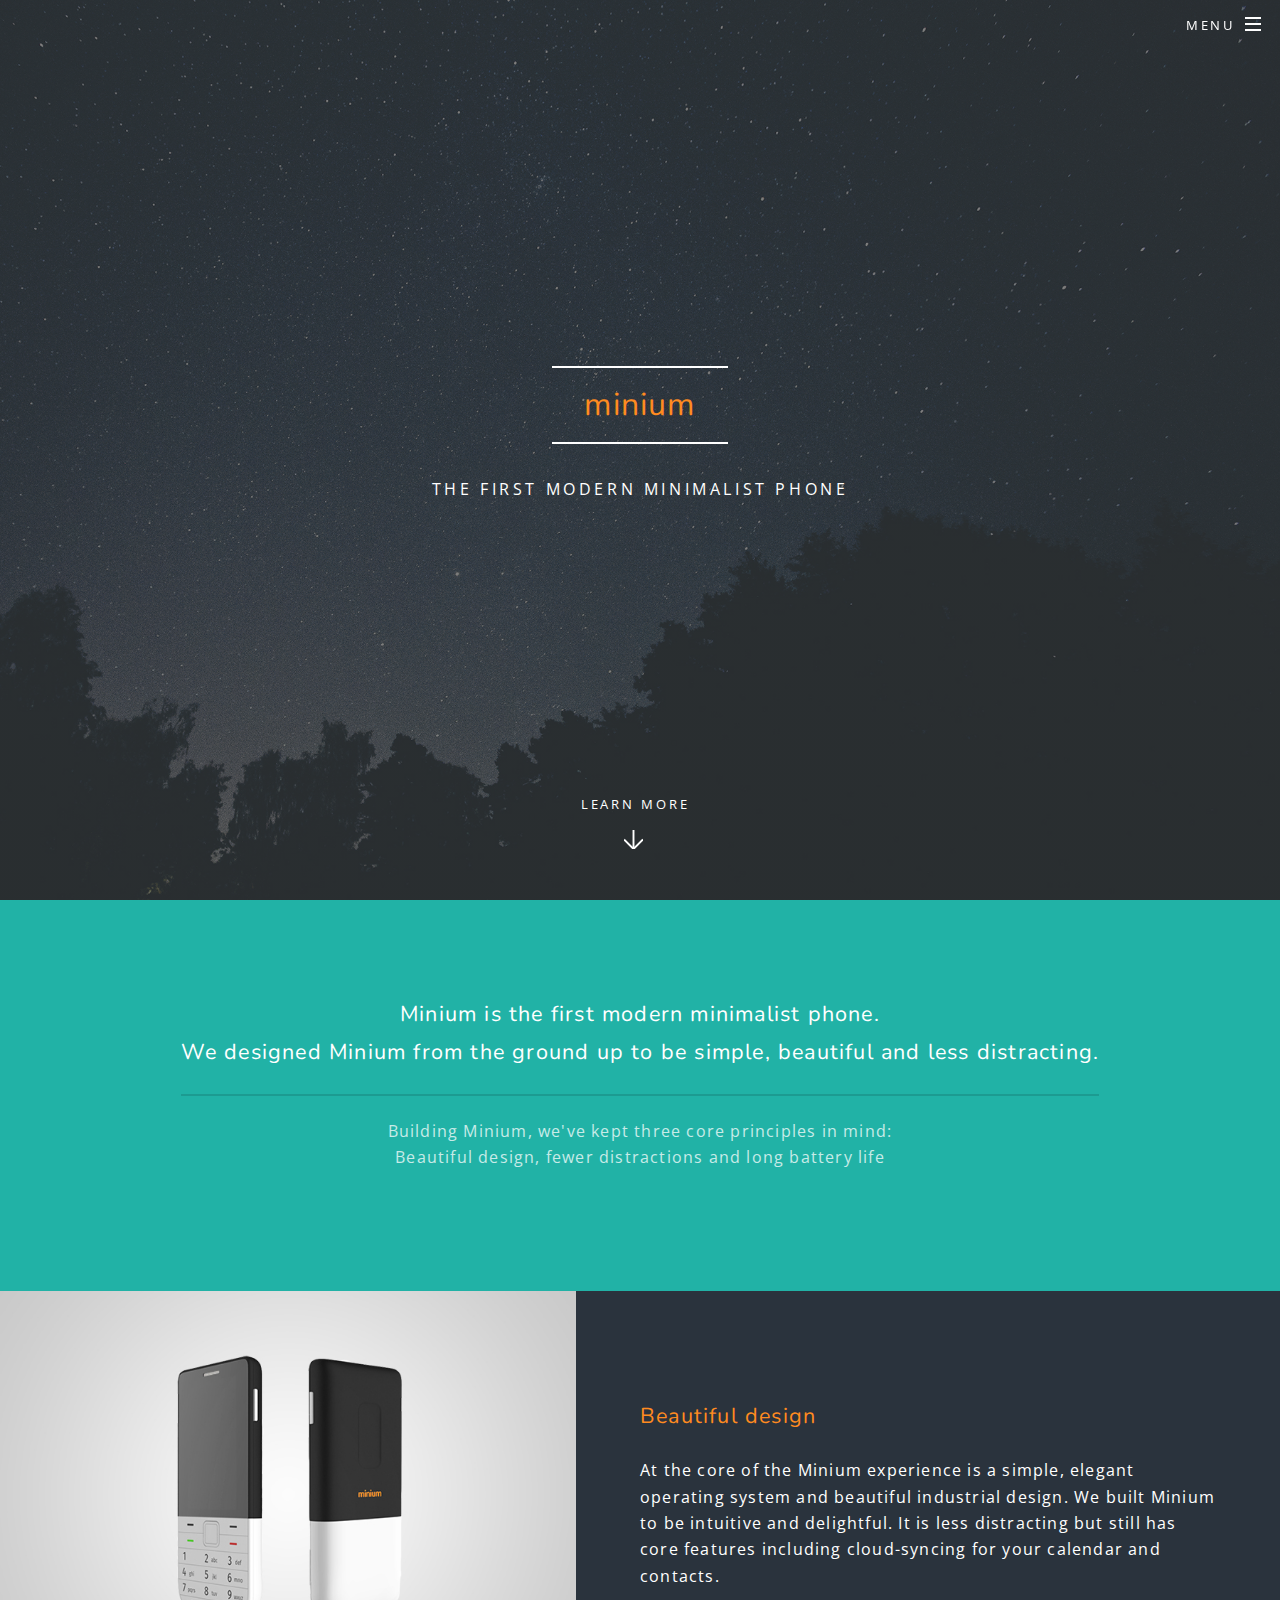
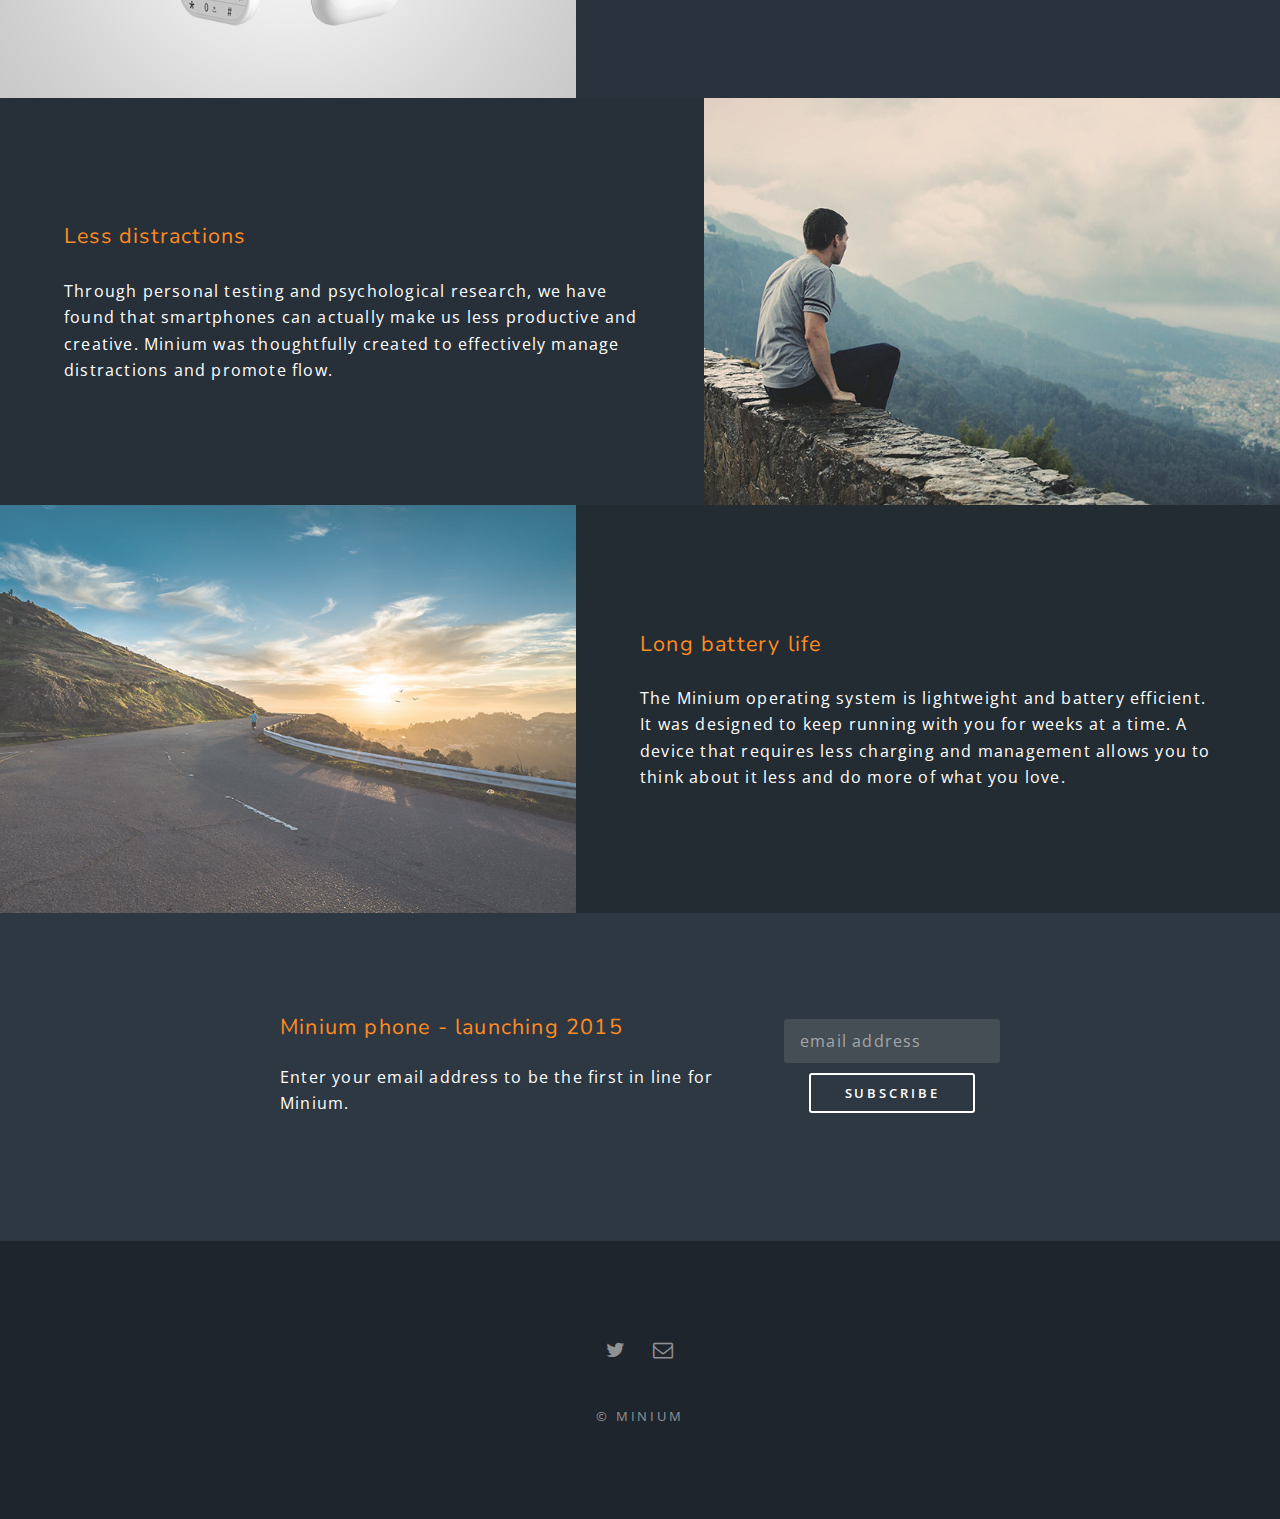
<file: index.html>
<!DOCTYPE HTML>
<html>
	<head>
		<title>Minium | A modern minimalist phone</title>
		<meta charset="utf-8" />
		<meta name="viewport" content="width=device-width, initial-scale=1" />
		<meta name="description" content="" />
		<meta name="keywords" content="" />
		<!--[if lte IE 8]><script src="css/ie/html5shiv.js"></script><![endif]-->
		<link rel="stylesheet" href="css/style.css" />
		<!--[if lte IE 9]><link rel="stylesheet" href="css/ie/v9.css" /><![endif]-->
		<!--[if lte IE 8]><link rel="stylesheet" href="css/ie/v8.css" /><![endif]-->
		<script>
  (function(i,s,o,g,r,a,m){i['GoogleAnalyticsObject']=r;i[r]=i[r]||function(){
  (i[r].q=i[r].q||[]).push(arguments)},i[r].l=1*new Date();a=s.createElement(o),
  m=s.getElementsByTagName(o)[0];a.async=1;a.src=g;m.parentNode.insertBefore(a,m)
  })(window,document,'script','//www.google-analytics.com/analytics.js','ga');

  ga('create', 'UA-56219843-2', 'auto');
  ga('send', 'pageview');

</script>
	</head>
	<body class="landing">

		<!-- Page Wrapper -->
			<div id="page-wrapper">

				<!-- Header -->
					<header id="header" class="alt">
						<h1><a href="index.html">minium</a></h1>
						<nav id="nav">
							<ul>
								<li class="special">
									<a href="#" class="menuToggle"><span>Menu</span></a>
									<div id="menu">
										<ul>
											<li><a href="index.html">Home</a></li>
											<li><a href="https://medium.com/the-minium-blog">Blog</a></li>
										</ul>
									</div>
								</li>
							</ul>
						</nav>
					</header>

				<!-- Banner -->
					<section id="banner">
						<div class="inner">
							<h2>minium</h2>
							<p>The first modern minimalist phone</p>
						</div>
						<a href="#one" class="more scrolly">Learn More</a>
					</section>

				<!-- One -->
					<section id="one" class="wrapper style1 special">
						<div class="inner">
							<header class="major">
								<h2>Minium is the first modern minimalist phone.<br/>
								We designed Minium from the ground up to be simple, beautiful and less distracting.</h2>
								<p>Building Minium, we've kept three core principles in mind:<br />
								Beautiful design, fewer distractions and long battery life</p>
							</header>
						</div>
					</section>

				<!-- Two -->
					<section id="two" class="wrapper alt style2">
						<section class="spotlight">
							<div class="image"><img src="images/pic01.jpg" alt="" /></div><div class="content">
								<h2>Beautiful design</h2>
								<p>At the core of the Minium experience is a simple, elegant operating system and beautiful industrial design. We built Minium to be intuitive and delightful. It is less distracting but still has core features including cloud-syncing for your calendar and contacts.</p>
							</div>
						</section>
						<section class="spotlight">
							<div class="image"><img src="images/pic02.jpg" alt="" /></div><div class="content">
								<h2>Less distractions</h2>
								<p>Through personal testing and psychological research, we have found that smartphones can actually make us less productive and creative. Minium was thoughtfully created to effectively manage distractions and promote flow.</p>
							</div>
						</section>
						<section class="spotlight">
							<div class="image"><img src="images/pic03.jpg" alt="" /></div><div class="content">
								<h2>Long battery life</h2>
								<p>The Minium operating system is lightweight and battery efficient. It was designed to keep running with you for weeks at a time. A device that requires less charging and management allows you to think about it less and do more of what you love.</p>
							</div>
						</section>
					</section>
				<!-- CTA -->
					<section id="cta" class="wrapper style4">
						<div class="inner">
							<header>
								<h2>Minium phone - launching 2015</h2>
								<p>Enter your email address to be the first in line for Minium.</p>
							</header>
							<ul class="actions vertical">
							<!-- Begin MailChimp Signup Form -->
<link href="//cdn-images.mailchimp.com/embedcode/classic-081711.css" rel="stylesheet" type="text/css">
<div id="mc_embed_signup">
<form action="//miniumphone.us8.list-manage.com/subscribe/post?u=d4d45072db7e95b1b7ae47ec8&amp;id=0ac495dfe1" method="post" id="mc-embedded-subscribe-form" name="mc-embedded-subscribe-form" class="validate" target="_blank" novalidate>
    <div id="mc_embed_signup_scroll">
	
<div class="mc-field-group" style="padding-top: 10px;">
	<input type="email" placeholder="email address" value="" name="EMAIL" class="required email" id="mce-EMAIL">
</div>
	<div id="mce-responses" class="clear">
		<div class="response" id="mce-error-response" style="display:none"></div>
		<div class="response" id="mce-success-response" style="display:none"></div>
	</div>    <!-- real people should not fill this in and expect good things - do not remove this or risk form bot signups-->
    <div style="position: absolute; left: -5000px;"><input type="text" name="b_d4d45072db7e95b1b7ae47ec8_0ac495dfe1" tabindex="-1" value=""></div>
        <center><div class="clear" style="padding-top: 10px;"><input type="submit" value="Subscribe" name="subscribe" id="mc-embedded-subscribe" class="button"></div></center>
    </div>
</form>
</div>
<script type='text/javascript' src='//s3.amazonaws.com/downloads.mailchimp.com/js/mc-validate.js'></script><script type='text/javascript'>(function($) {window.fnames = new Array(); window.ftypes = new Array();fnames[0]='EMAIL';ftypes[0]='email';fnames[1]='FNAME';ftypes[1]='text';}(jQuery));var $mcj = jQuery.noConflict(true);</script>
<!--End mc_embed_signup-->
							</ul>
						</div>
					</section>

				<!-- Footer -->
					<footer id="footer">
						<ul class="icons">
							<li><a href="https://twitter.com/miniumphone" class="icon fa-twitter"><span class="label">Twitter</span></a></li>
							<li><a href="mailto:info@miniumphone.com" class="icon fa-envelope-o"><span class="label">Email</span></a></li>
						</ul>
						<ul class="copyright">
							<li>&copy; Minium</li>
						</ul>
					</footer>

			</div>

		<!-- Scripts -->
			<script src="js/jquery.min.js"></script>
			<script src="js/jquery.scrollex.min.js"></script>
			<script src="js/jquery.scrolly.min.js"></script>
			<script src="js/skel.min.js"></script>
			<script src="js/init.js"></script>

	</body>
</html>
</file>
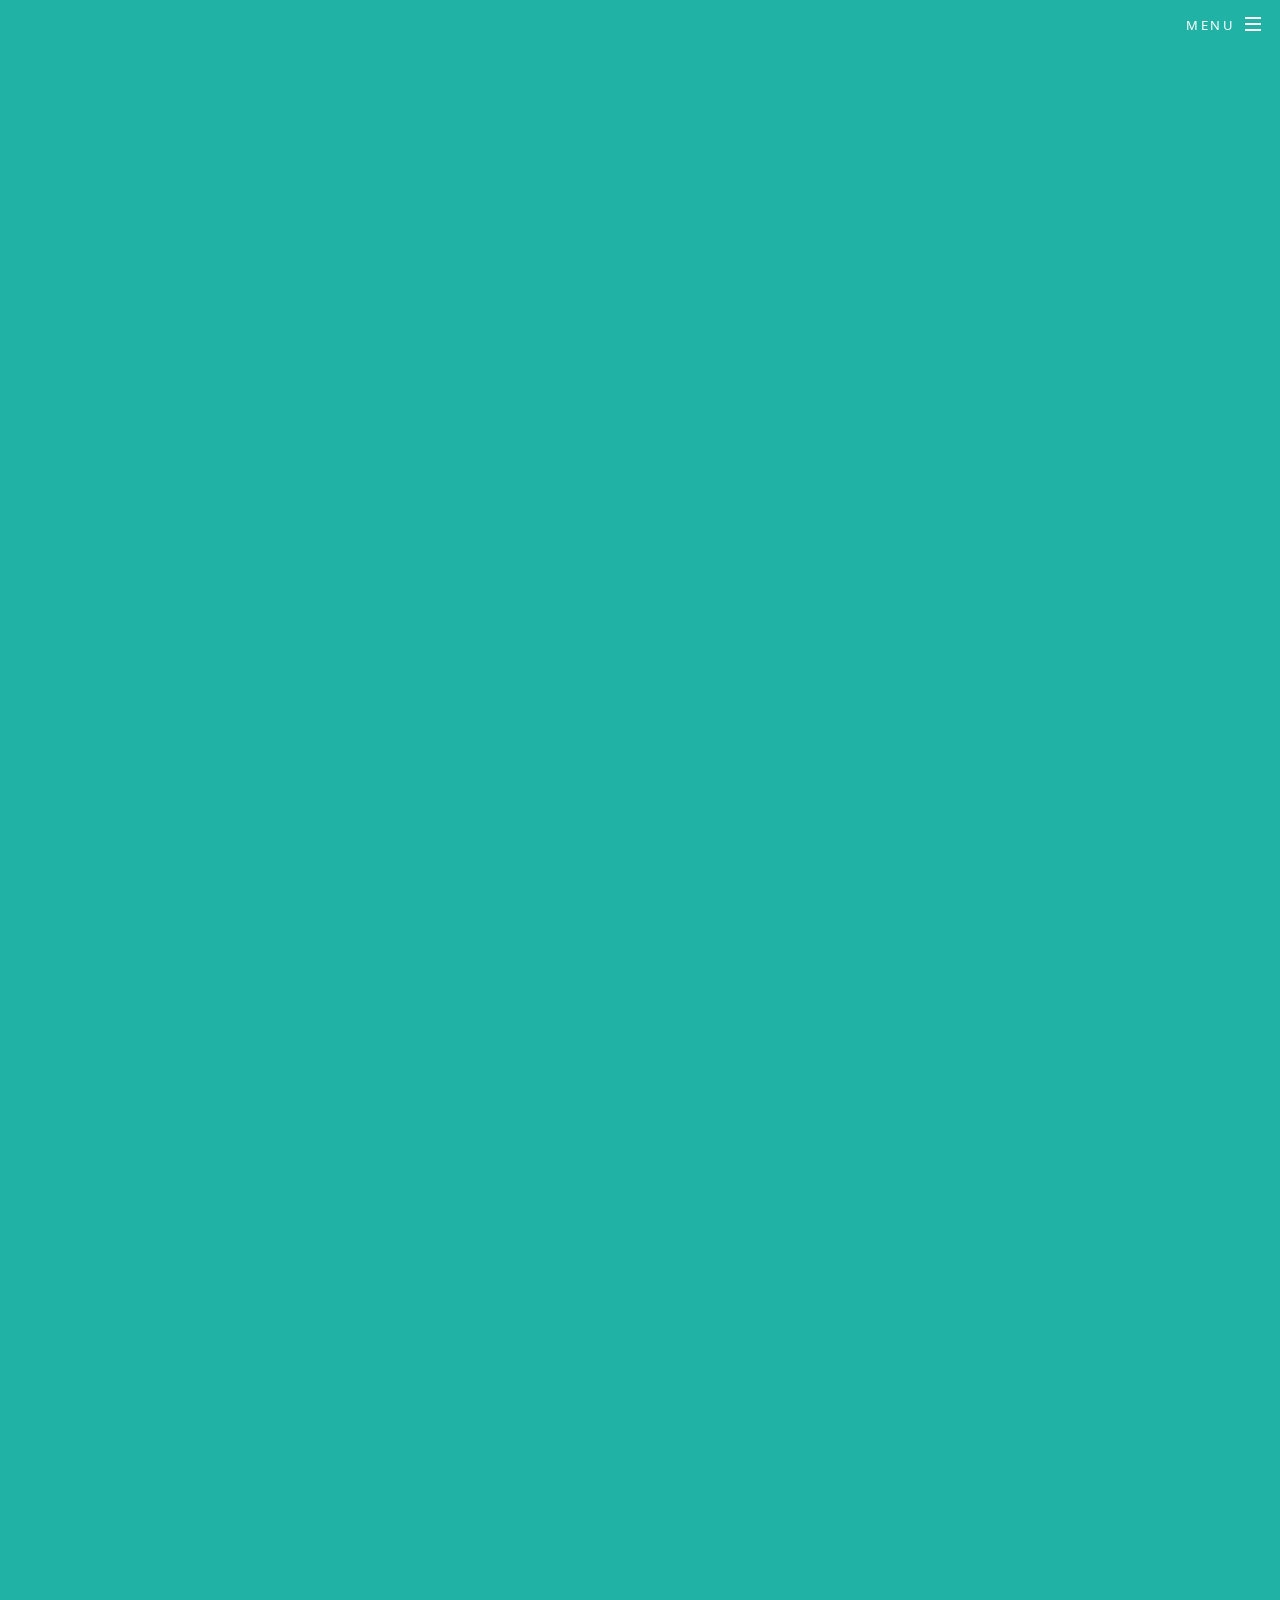
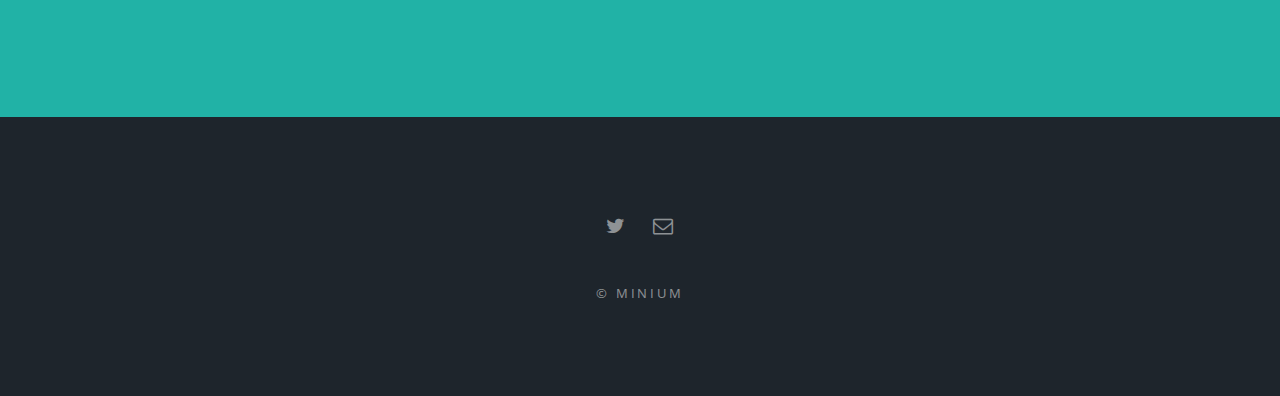
<file: apply.html>
<!DOCTYPE HTML>
<html>
	<head>
		<title>Minium | A modern minimalist phone</title>
		<meta charset="utf-8" />
		<meta name="viewport" content="width=device-width, initial-scale=1" />
		<meta name="description" content="" />
		<meta name="keywords" content="" />
		<!--[if lte IE 8]><script src="css/ie/html5shiv.js"></script><![endif]-->
		<link rel="stylesheet" href="css/style.css" />
		<!--[if lte IE 9]><link rel="stylesheet" href="css/ie/v9.css" /><![endif]-->
		<!--[if lte IE 8]><link rel="stylesheet" href="css/ie/v8.css" /><![endif]-->
		<script>
  (function(i,s,o,g,r,a,m){i['GoogleAnalyticsObject']=r;i[r]=i[r]||function(){
  (i[r].q=i[r].q||[]).push(arguments)},i[r].l=1*new Date();a=s.createElement(o),
  m=s.getElementsByTagName(o)[0];a.async=1;a.src=g;m.parentNode.insertBefore(a,m)
  })(window,document,'script','//www.google-analytics.com/analytics.js','ga');

  ga('create', 'UA-56219843-2', 'auto');
  ga('send', 'pageview');

</script>
	</head>
	<body class="landing">

		<!-- Page Wrapper -->
			<div id="page-wrapper">

				<!-- Header -->
					<header id="header" class="alt">
						<h1><a href="index.html">minium</a></h1>
						<nav id="nav">
							<ul>
								<li class="special">
									<a href="#" class="menuToggle"><span>Menu</span></a>
									<div id="menu">
										<ul>
											<li><a href="index.html">Home</a></li>
											<li><a href="https://medium.com/the-minium-blog">Blog</a></li>
										</ul>
									</div>
								</li>
							</ul>
						</nav>
					</header>
				<!-- One -->
					<section id="one" class="wrapper style1 special">
						<div class="inner">
							<section>
						<div class="inner">
					<iframe src="https://docs.google.com/forms/d/1MZkx5G2NzXKAQpmTZV7Rs1T227Z0g5xgJXZqgXetS2E/viewform?embedded=true&bc=transparent" width="95%" height="1550px" frameborder="0" marginheight="0" marginwidth="0">Loading...</iframe>
					<script src="https://ajax.googleapis.com/ajax/libs/jquery/1.11.0/jquery.min.js"></script>
						</div>
					</section>
						</div>
					</section>
				<!-- Footer -->
					<footer id="footer">
						<ul class="icons">
							<li><a href="https://twitter.com/miniumphone" class="icon fa-twitter"><span class="label">Twitter</span></a></li>
							<li><a href="mailto:info@miniumphone.com" class="icon fa-envelope-o"><span class="label">Email</span></a></li>
						</ul>
						<ul class="copyright">
							<li>&copy; Minium</li>
						</ul>
					</footer>

			</div>

		<!-- Scripts -->
			<script src="js/jquery.min.js"></script>
			<script src="js/jquery.scrollex.min.js"></script>
			<script src="js/jquery.scrolly.min.js"></script>
			<script src="js/skel.min.js"></script>
			<script src="js/init.js"></script>

	</body>
</html>
</file>
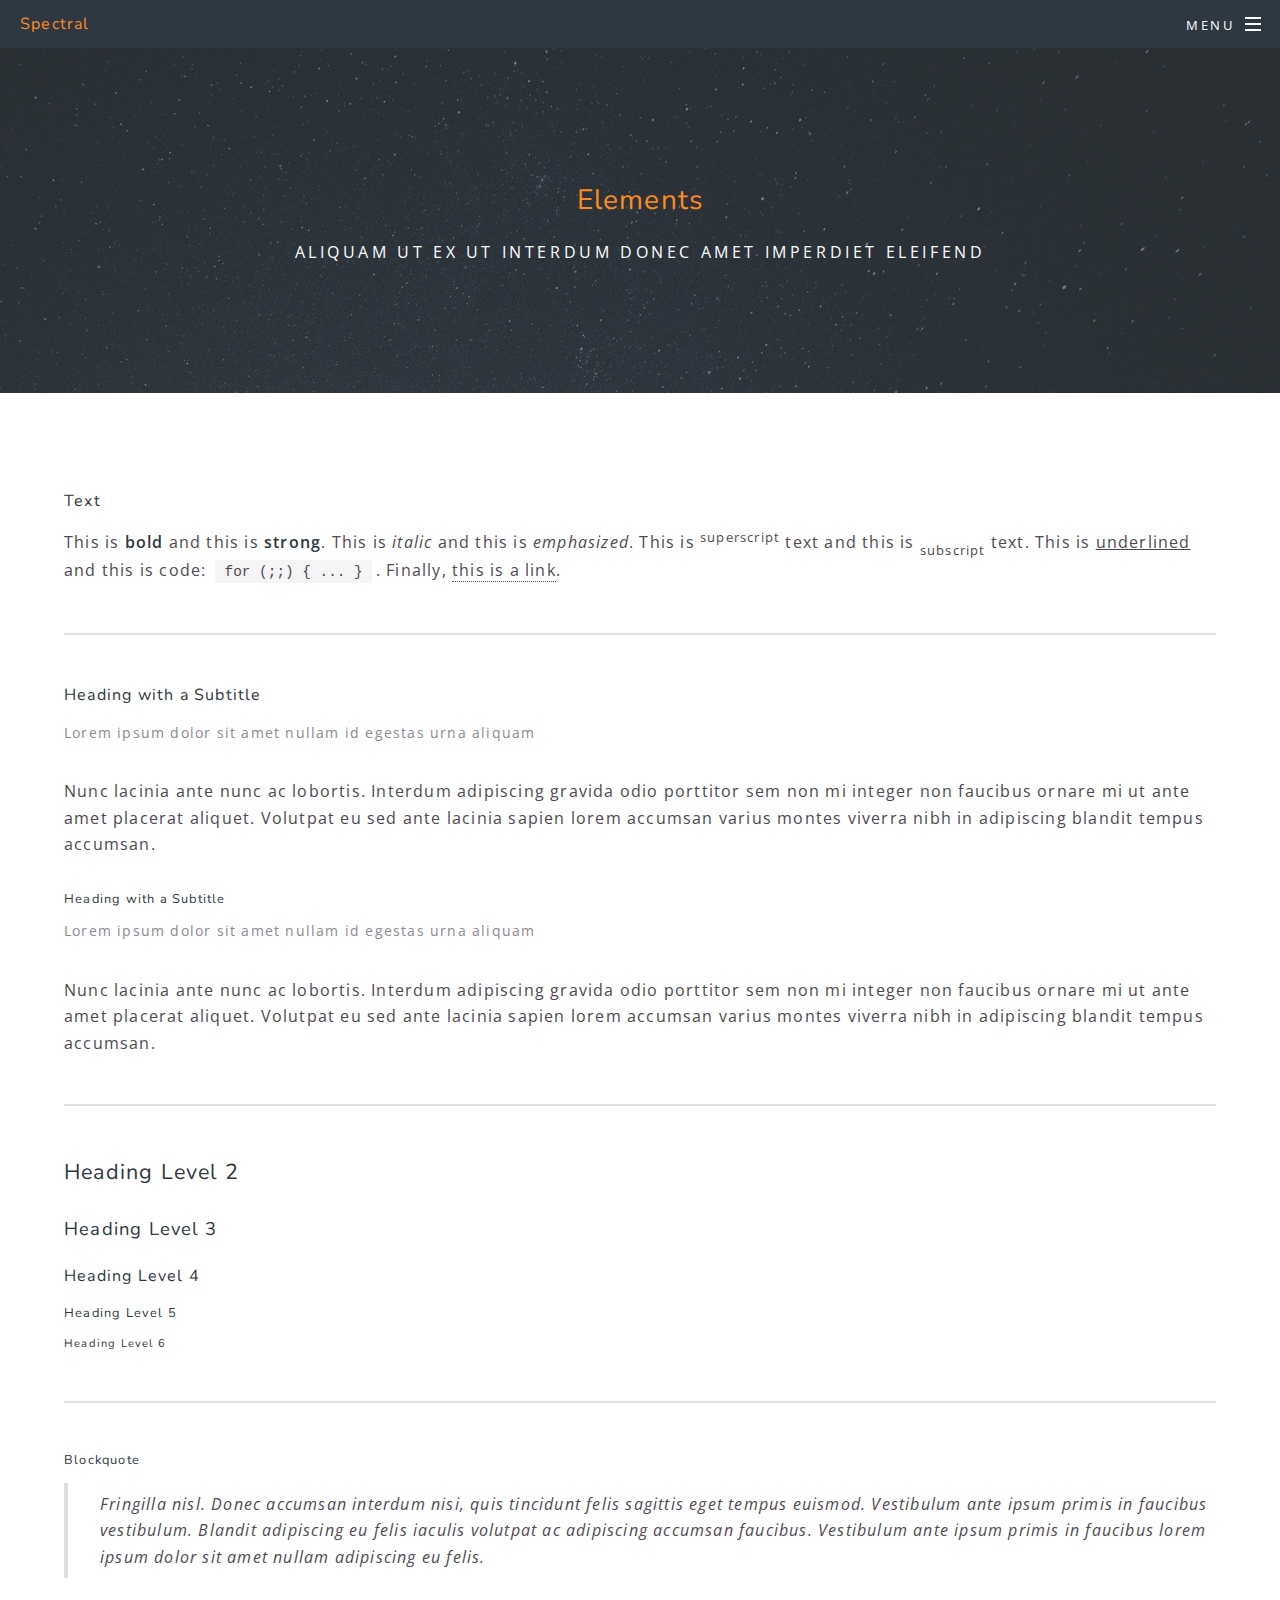
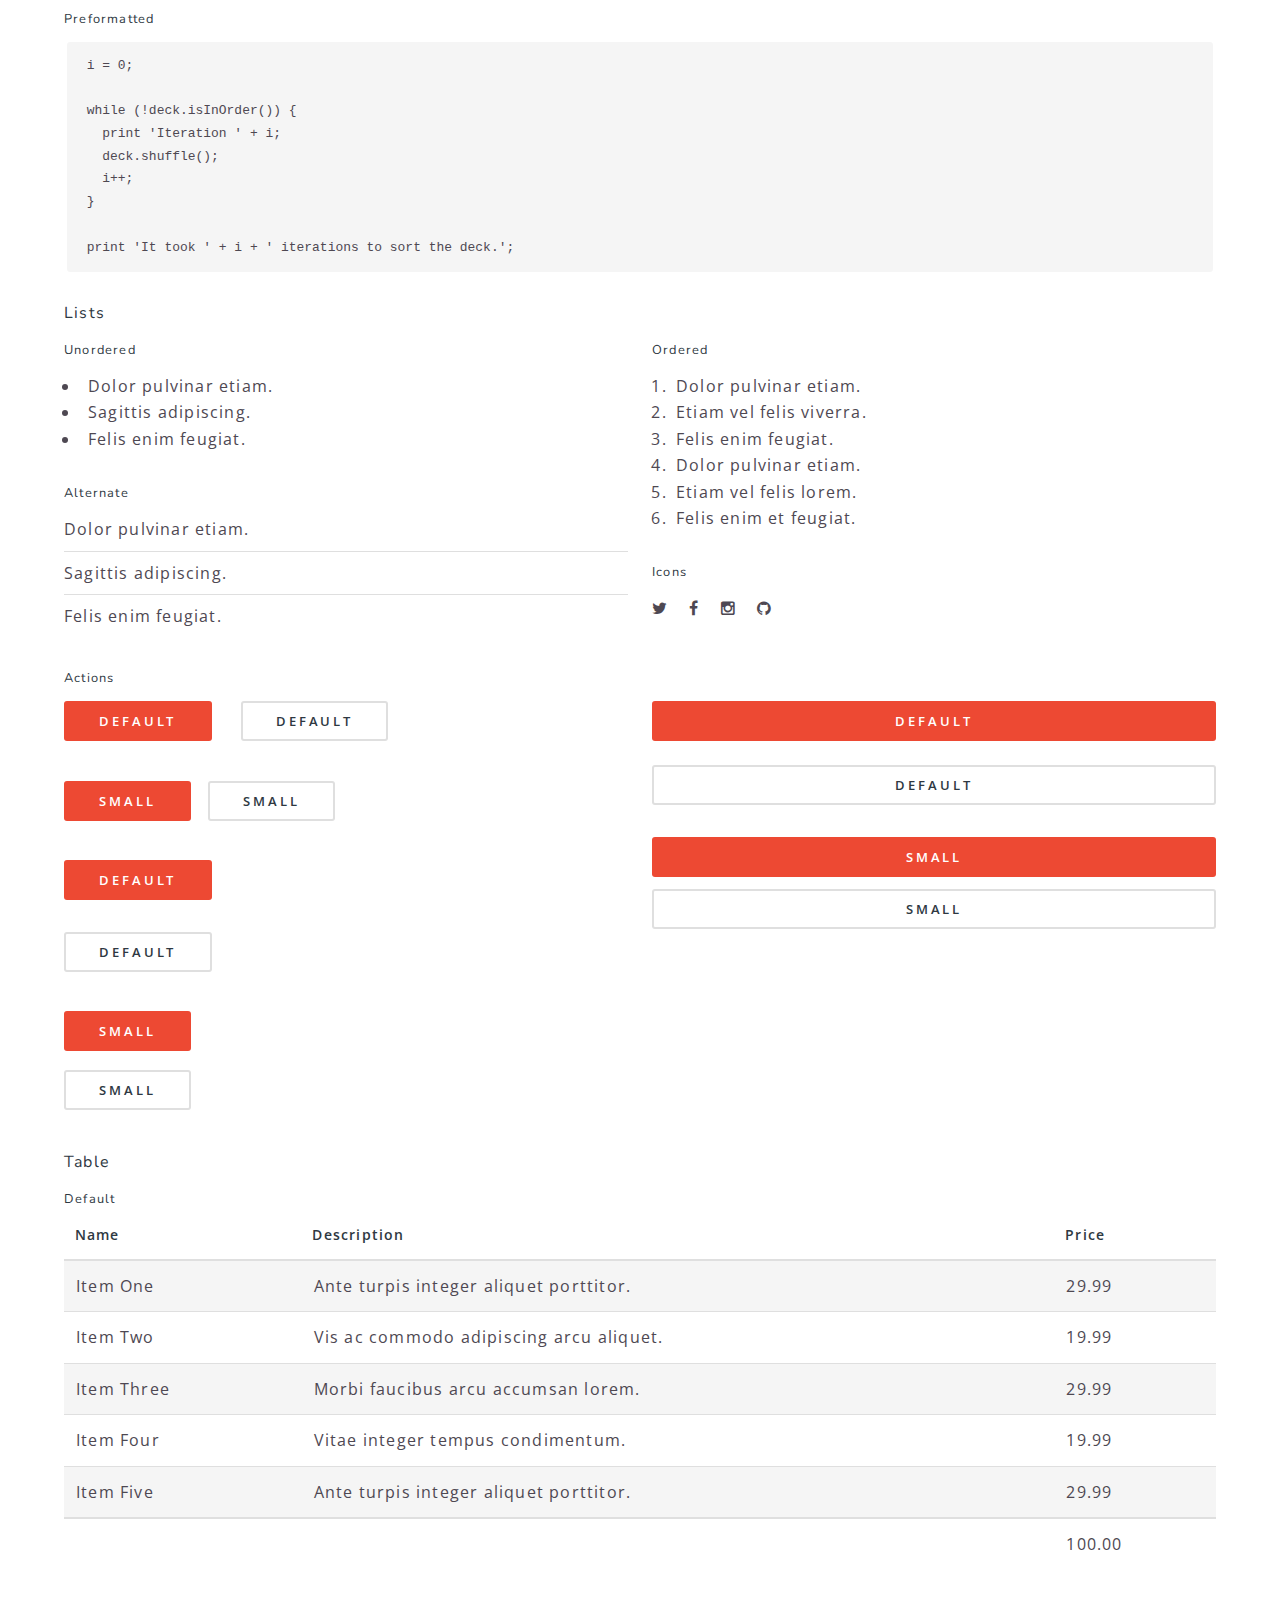
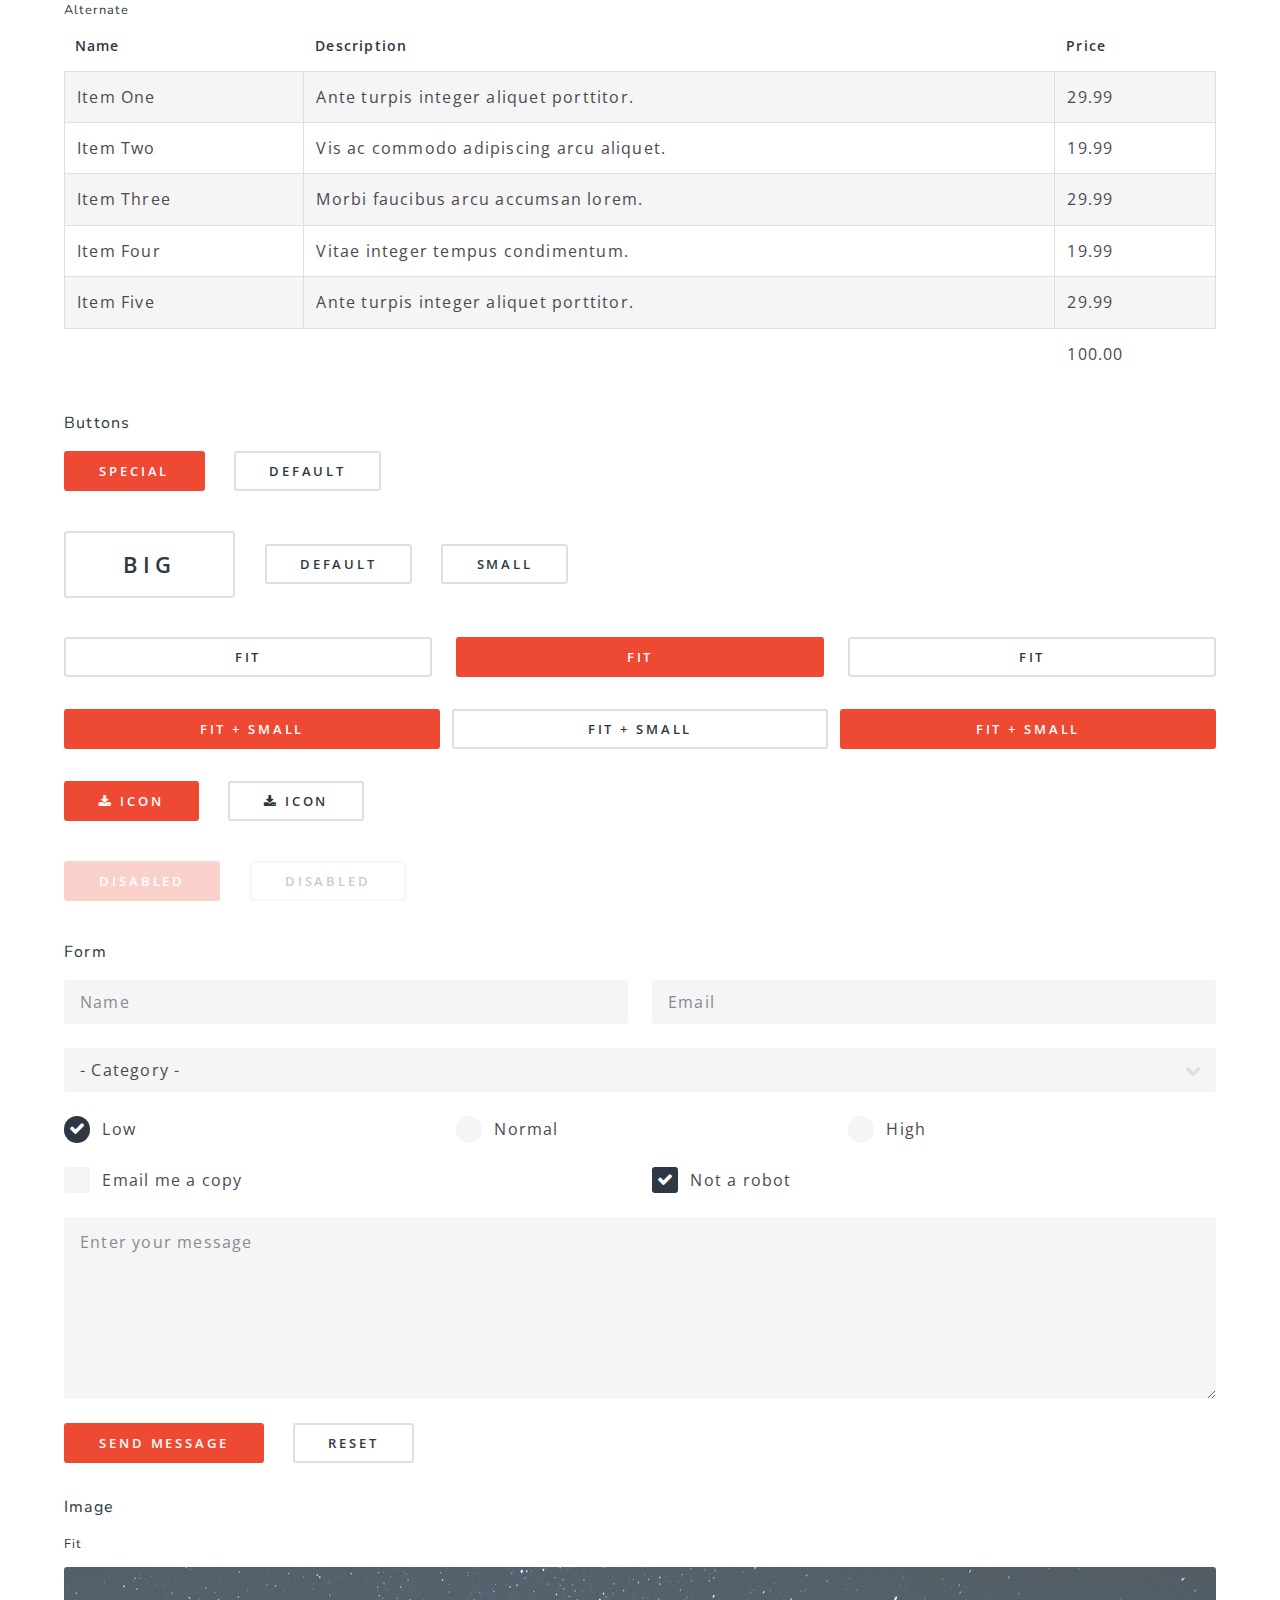
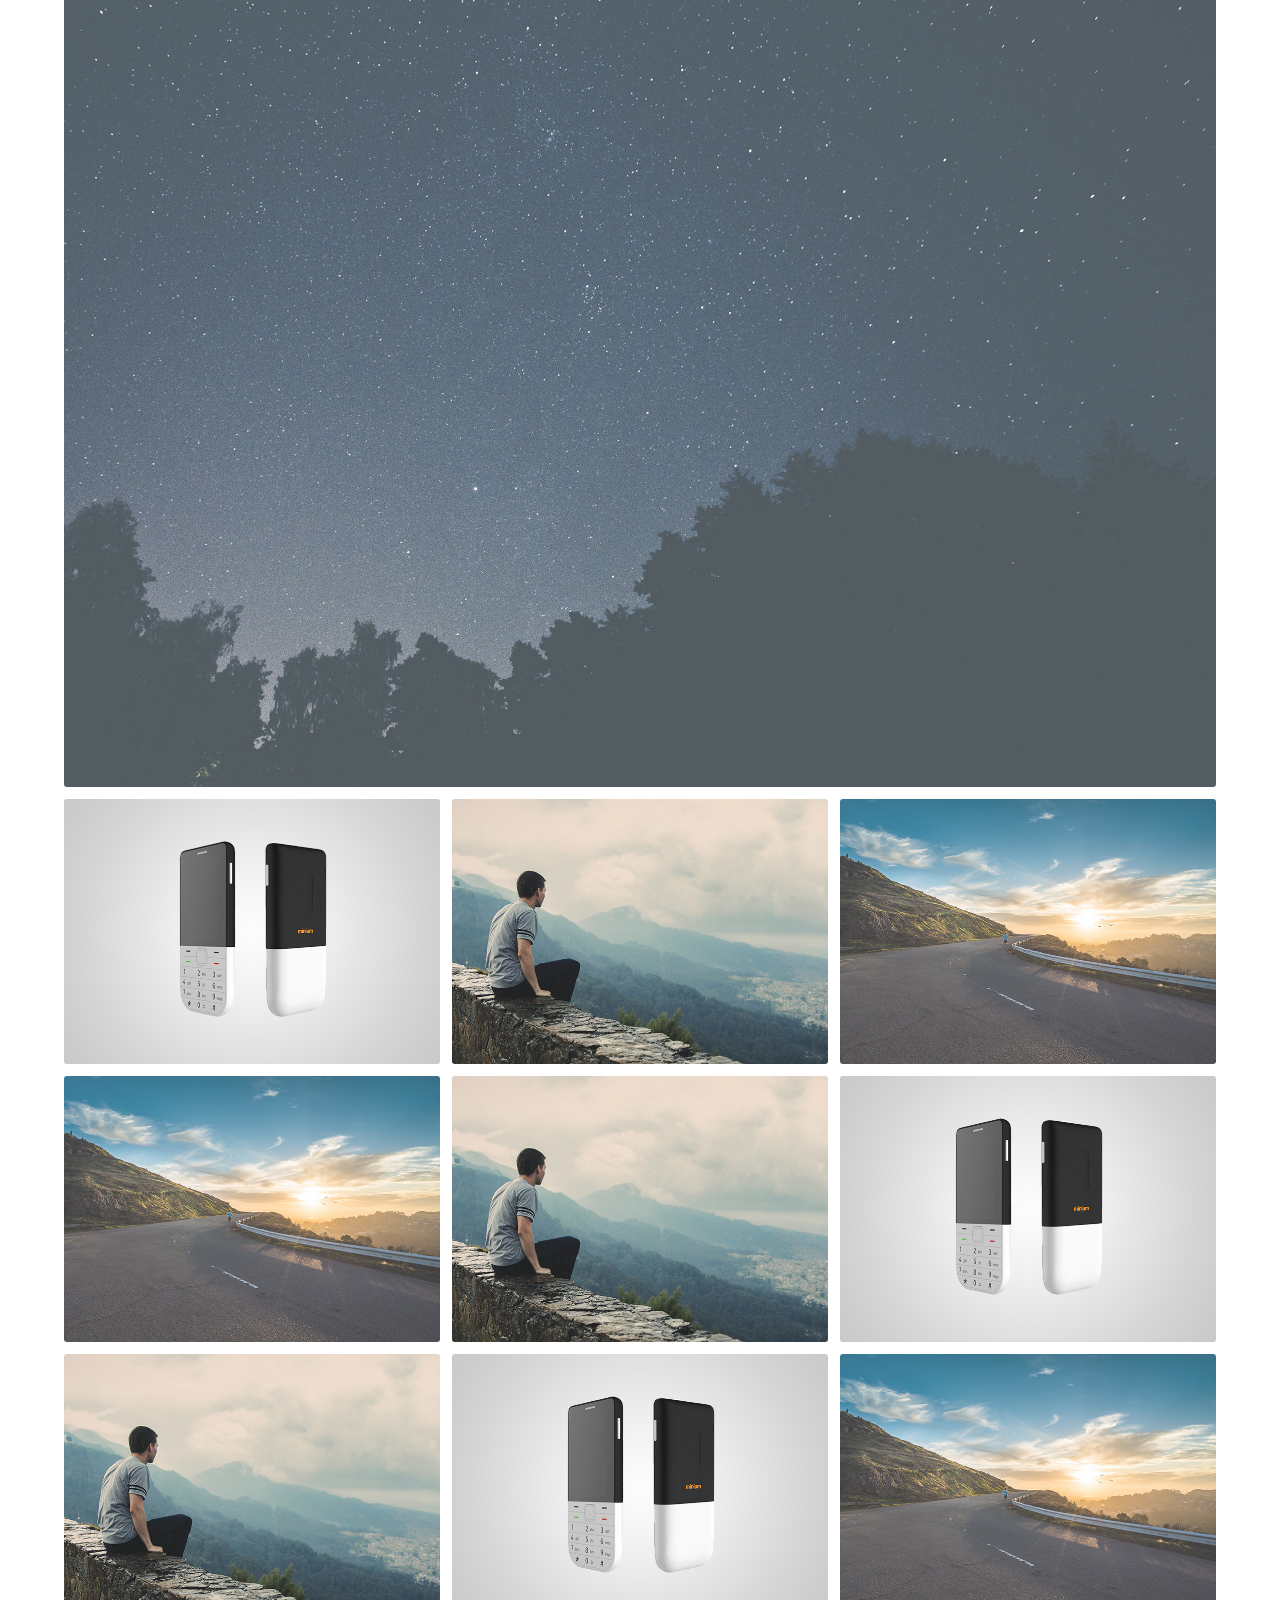
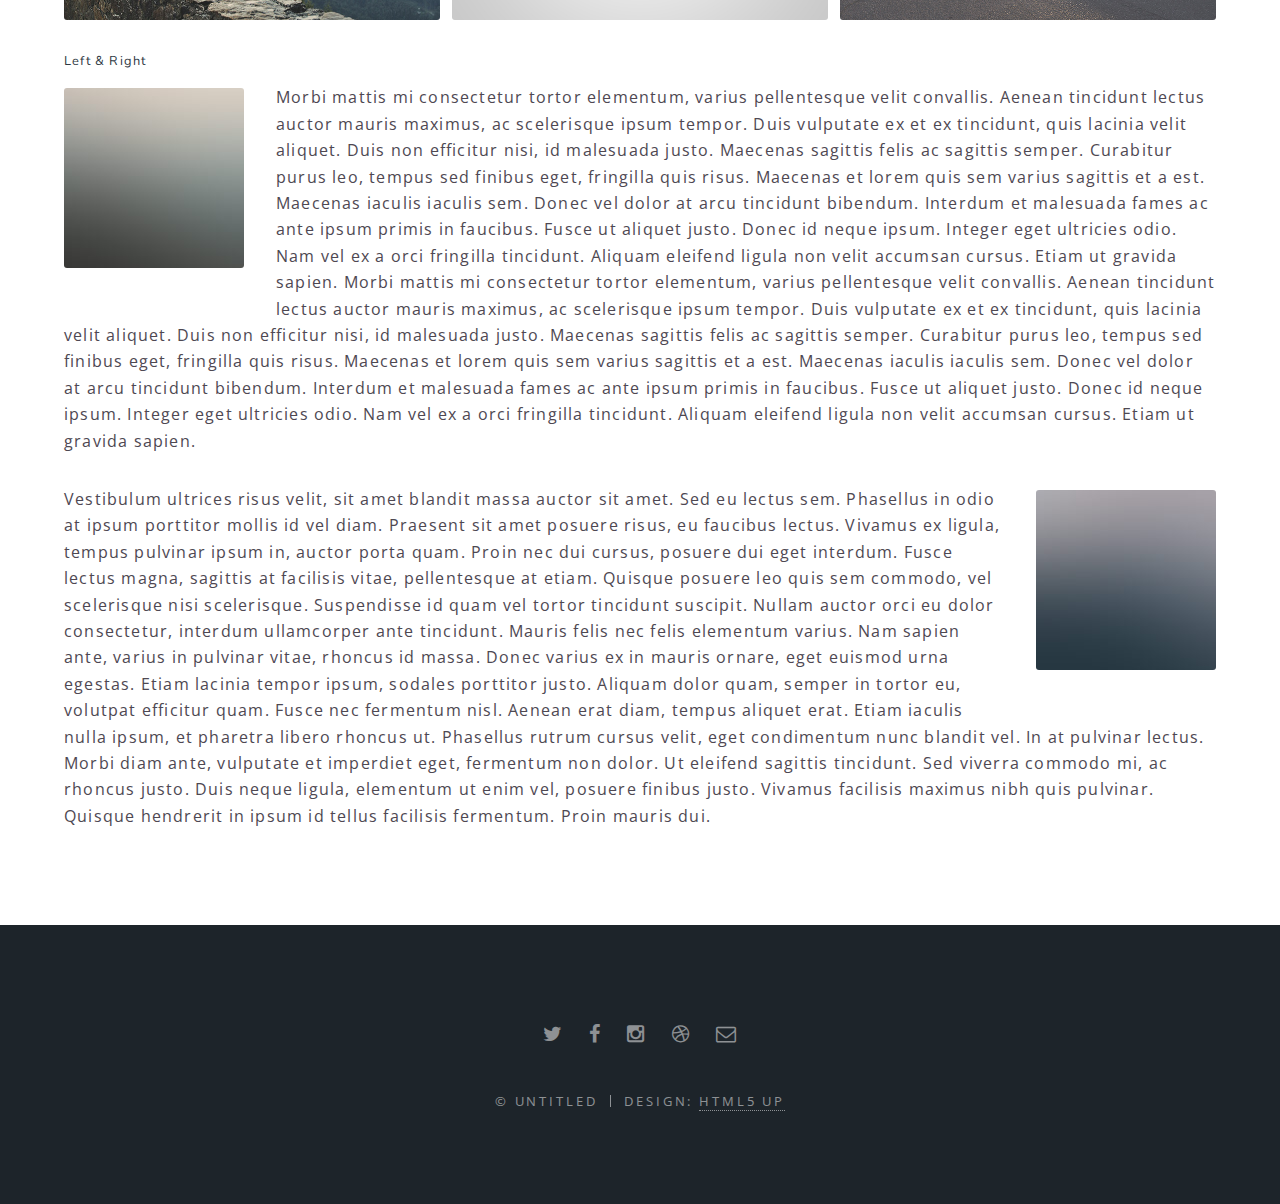
<file: elements.html>
<!DOCTYPE HTML>
<!--
	Spectral by HTML5 UP
	html5up.net | @n33co
	Free for personal and commercial use under the CCA 3.0 license (html5up.net/license)
-->
<html>
	<head>
		<title>Elements - Spectral by HTML5 UP</title>
		<meta charset="utf-8" />
		<meta name="viewport" content="width=device-width, initial-scale=1" />
		<meta name="description" content="" />
		<meta name="keywords" content="" />
		<!--[if lte IE 8]><script src="css/ie/html5shiv.js"></script><![endif]-->
		<link rel="stylesheet" href="css/style.css" />
		<!--[if lte IE 9]><link rel="stylesheet" href="css/ie/v9.css" /><![endif]-->
		<!--[if lte IE 8]><link rel="stylesheet" href="css/ie/v8.css" /><![endif]-->
	</head>
	<body>

		<!-- Page Wrapper -->
			<div id="page-wrapper">

				<!-- Header -->
					<header id="header">
						<h1><a href="index.html">Spectral</a></h1>
						<nav id="nav">
							<ul>
								<li class="special">
									<a href="#" class="menuToggle"><span>Menu</span></a>
									<div id="menu">
										<ul>
											<li><a href="index.html">Home</a></li>
											<li><a href="generic.html">Generic</a></li>
											<li><a href="elements.html">Elements</a></li>
											<li><a href="#">Sign Up</a></li>
											<li><a href="#">Log In</a></li>
										</ul>
									</div>
								</li>
							</ul>
						</nav>
					</header>

				<!-- Main -->
					<article id="main">
						<header>
							<h2>Elements</h2>
							<p>Aliquam ut ex ut interdum donec amet imperdiet eleifend</p>
						</header>
						<section class="wrapper style5">
							<div class="inner">

								<section>
									<h4>Text</h4>
									<p>This is <b>bold</b> and this is <strong>strong</strong>. This is <i>italic</i> and this is <em>emphasized</em>.
									This is <sup>superscript</sup> text and this is <sub>subscript</sub> text.
									This is <u>underlined</u> and this is code: <code>for (;;) { ... }</code>. Finally, <a href="#">this is a link</a>.</p>
									<hr />
									<header>
										<h4>Heading with a Subtitle</h4>
										<p>Lorem ipsum dolor sit amet nullam id egestas urna aliquam</p>
									</header>
									<p>Nunc lacinia ante nunc ac lobortis. Interdum adipiscing gravida odio porttitor sem non mi integer non faucibus ornare mi ut ante amet placerat aliquet. Volutpat eu sed ante lacinia sapien lorem accumsan varius montes viverra nibh in adipiscing blandit tempus accumsan.</p>
									<header>
										<h5>Heading with a Subtitle</h5>
										<p>Lorem ipsum dolor sit amet nullam id egestas urna aliquam</p>
									</header>
									<p>Nunc lacinia ante nunc ac lobortis. Interdum adipiscing gravida odio porttitor sem non mi integer non faucibus ornare mi ut ante amet placerat aliquet. Volutpat eu sed ante lacinia sapien lorem accumsan varius montes viverra nibh in adipiscing blandit tempus accumsan.</p>
									<hr />
									<h2>Heading Level 2</h2>
									<h3>Heading Level 3</h3>
									<h4>Heading Level 4</h4>
									<h5>Heading Level 5</h5>
									<h6>Heading Level 6</h6>
									<hr />
									<h5>Blockquote</h5>
									<blockquote>Fringilla nisl. Donec accumsan interdum nisi, quis tincidunt felis sagittis eget tempus euismod. Vestibulum ante ipsum primis in faucibus vestibulum. Blandit adipiscing eu felis iaculis volutpat ac adipiscing accumsan faucibus. Vestibulum ante ipsum primis in faucibus lorem ipsum dolor sit amet nullam adipiscing eu felis.</blockquote>
									<h5>Preformatted</h5>
									<pre><code>i = 0;

while (!deck.isInOrder()) {
  print 'Iteration ' + i;
  deck.shuffle();
  i++;
}

print 'It took ' + i + ' iterations to sort the deck.';</code></pre>
								</section>

								<section>
									<h4>Lists</h4>
									<div class="row">
										<div class="6u 12u$(medium)">
											<h5>Unordered</h5>
											<ul>
												<li>Dolor pulvinar etiam.</li>
												<li>Sagittis adipiscing.</li>
												<li>Felis enim feugiat.</li>
											</ul>
											<h5>Alternate</h5>
											<ul class="alt">
												<li>Dolor pulvinar etiam.</li>
												<li>Sagittis adipiscing.</li>
												<li>Felis enim feugiat.</li>
											</ul>
										</div>
										<div class="6u$ 12u$(medium)">
											<h5>Ordered</h5>
											<ol>
												<li>Dolor pulvinar etiam.</li>
												<li>Etiam vel felis viverra.</li>
												<li>Felis enim feugiat.</li>
												<li>Dolor pulvinar etiam.</li>
												<li>Etiam vel felis lorem.</li>
												<li>Felis enim et feugiat.</li>
											</ol>
											<h5>Icons</h5>
											<ul class="icons">
												<li><a href="#" class="icon fa-twitter"><span class="label">Twitter</span></a></li>
												<li><a href="#" class="icon fa-facebook"><span class="label">Facebook</span></a></li>
												<li><a href="#" class="icon fa-instagram"><span class="label">Instagram</span></a></li>
												<li><a href="#" class="icon fa-github"><span class="label">Github</span></a></li>
											</ul>
										</div>
									</div>
									<h5>Actions</h5>
									<div class="row">
										<div class="6u 12u$(medium)">
											<ul class="actions">
												<li><a href="#" class="button special">Default</a></li>
												<li><a href="#" class="button">Default</a></li>
											</ul>
											<ul class="actions small">
												<li><a href="#" class="button special small">Small</a></li>
												<li><a href="#" class="button small">Small</a></li>
											</ul>
											<ul class="actions vertical">
												<li><a href="#" class="button special">Default</a></li>
												<li><a href="#" class="button">Default</a></li>
											</ul>
											<ul class="actions vertical small">
												<li><a href="#" class="button special small">Small</a></li>
												<li><a href="#" class="button small">Small</a></li>
											</ul>
										</div>
										<div class="6u 12u$(medium)">
											<ul class="actions vertical">
												<li><a href="#" class="button special fit">Default</a></li>
												<li><a href="#" class="button fit">Default</a></li>
											</ul>
											<ul class="actions vertical small">
												<li><a href="#" class="button special small fit">Small</a></li>
												<li><a href="#" class="button small fit">Small</a></li>
											</ul>
										</div>
									</div>
								</section>

								<section>
									<h4>Table</h4>
									<h5>Default</h5>
									<div class="table-wrapper">
										<table>
											<thead>
												<tr>
													<th>Name</th>
													<th>Description</th>
													<th>Price</th>
												</tr>
											</thead>
											<tbody>
												<tr>
													<td>Item One</td>
													<td>Ante turpis integer aliquet porttitor.</td>
													<td>29.99</td>
												</tr>
												<tr>
													<td>Item Two</td>
													<td>Vis ac commodo adipiscing arcu aliquet.</td>
													<td>19.99</td>
												</tr>
												<tr>
													<td>Item Three</td>
													<td> Morbi faucibus arcu accumsan lorem.</td>
													<td>29.99</td>
												</tr>
												<tr>
													<td>Item Four</td>
													<td>Vitae integer tempus condimentum.</td>
													<td>19.99</td>
												</tr>
												<tr>
													<td>Item Five</td>
													<td>Ante turpis integer aliquet porttitor.</td>
													<td>29.99</td>
												</tr>
											</tbody>
											<tfoot>
												<tr>
													<td colspan="2"></td>
													<td>100.00</td>
												</tr>
											</tfoot>
										</table>
									</div>

									<h5>Alternate</h5>
									<div class="table-wrapper">
										<table class="alt">
											<thead>
												<tr>
													<th>Name</th>
													<th>Description</th>
													<th>Price</th>
												</tr>
											</thead>
											<tbody>
												<tr>
													<td>Item One</td>
													<td>Ante turpis integer aliquet porttitor.</td>
													<td>29.99</td>
												</tr>
												<tr>
													<td>Item Two</td>
													<td>Vis ac commodo adipiscing arcu aliquet.</td>
													<td>19.99</td>
												</tr>
												<tr>
													<td>Item Three</td>
													<td> Morbi faucibus arcu accumsan lorem.</td>
													<td>29.99</td>
												</tr>
												<tr>
													<td>Item Four</td>
													<td>Vitae integer tempus condimentum.</td>
													<td>19.99</td>
												</tr>
												<tr>
													<td>Item Five</td>
													<td>Ante turpis integer aliquet porttitor.</td>
													<td>29.99</td>
												</tr>
											</tbody>
											<tfoot>
												<tr>
													<td colspan="2"></td>
													<td>100.00</td>
												</tr>
											</tfoot>
										</table>
									</div>
								</section>

								<section>
									<h4>Buttons</h4>
									<ul class="actions">
										<li><a href="#" class="button special">Special</a></li>
										<li><a href="#" class="button">Default</a></li>
									</ul>
									<ul class="actions">
										<li><a href="#" class="button big">Big</a></li>
										<li><a href="#" class="button">Default</a></li>
										<li><a href="#" class="button small">Small</a></li>
									</ul>
									<ul class="actions fit">
										<li><a href="#" class="button fit">Fit</a></li>
										<li><a href="#" class="button special fit">Fit</a></li>
										<li><a href="#" class="button fit">Fit</a></li>
									</ul>
									<ul class="actions fit small">
										<li><a href="#" class="button special fit small">Fit + Small</a></li>
										<li><a href="#" class="button fit small">Fit + Small</a></li>
										<li><a href="#" class="button special fit small">Fit + Small</a></li>
									</ul>
									<ul class="actions">
										<li><a href="#" class="button special icon fa-download">Icon</a></li>
										<li><a href="#" class="button icon fa-download">Icon</a></li>
									</ul>
									<ul class="actions">
										<li><span class="button special disabled">Disabled</span></li>
										<li><span class="button disabled">Disabled</span></li>
									</ul>
								</section>

								<section>
									<h4>Form</h4>
									<form method="post" action="#">
										<div class="row uniform">
											<div class="6u 12u$(xsmall)">
												<input type="text" name="demo-name" id="demo-name" value="" placeholder="Name" />
											</div>
											<div class="6u$ 12u$(xsmall)">
												<input type="email" name="demo-email" id="demo-email" value="" placeholder="Email" />
											</div>
											<div class="12u$">
												<div class="select-wrapper">
													<select name="demo-category" id="demo-category">
														<option value="">- Category -</option>
														<option value="1">Manufacturing</option>
														<option value="1">Shipping</option>
														<option value="1">Administration</option>
														<option value="1">Human Resources</option>
													</select>
												</div>
											</div>
											<div class="4u 12u$(small)">
												<input type="radio" id="demo-priority-low" name="demo-priority" checked>
												<label for="demo-priority-low">Low</label>
											</div>
											<div class="4u 12u$(small)">
												<input type="radio" id="demo-priority-normal" name="demo-priority">
												<label for="demo-priority-normal">Normal</label>
											</div>
											<div class="4u$ 12u$(small)">
												<input type="radio" id="demo-priority-high" name="demo-priority">
												<label for="demo-priority-high">High</label>
											</div>
											<div class="6u 12u$(small)">
												<input type="checkbox" id="demo-copy" name="demo-copy">
												<label for="demo-copy">Email me a copy</label>
											</div>
											<div class="6u$ 12u$(small)">
												<input type="checkbox" id="demo-human" name="demo-human" checked>
												<label for="demo-human">Not a robot</label>
											</div>
											<div class="12u$">
												<textarea name="demo-message" id="demo-message" placeholder="Enter your message" rows="6"></textarea>
											</div>
											<div class="12u$">
												<ul class="actions">
													<li><input type="submit" value="Send Message" class="special" /></li>
													<li><input type="reset" value="Reset" /></li>
												</ul>
											</div>
										</div>
									</form>
								</section>

								<section>
									<h4>Image</h4>
									<h5>Fit</h5>
									<div class="box alt">
										<div class="row uniform 50%">
											<div class="12u"><span class="image fit"><img src="images/banner.jpg" alt="" /></span></div>
											<div class="4u"><span class="image fit"><img src="images/pic01.jpg" alt="" /></span></div>
											<div class="4u"><span class="image fit"><img src="images/pic02.jpg" alt="" /></span></div>
											<div class="4u"><span class="image fit"><img src="images/pic03.jpg" alt="" /></span></div>
											<div class="4u"><span class="image fit"><img src="images/pic03.jpg" alt="" /></span></div>
											<div class="4u"><span class="image fit"><img src="images/pic02.jpg" alt="" /></span></div>
											<div class="4u"><span class="image fit"><img src="images/pic01.jpg" alt="" /></span></div>
											<div class="4u"><span class="image fit"><img src="images/pic02.jpg" alt="" /></span></div>
											<div class="4u"><span class="image fit"><img src="images/pic01.jpg" alt="" /></span></div>
											<div class="4u"><span class="image fit"><img src="images/pic03.jpg" alt="" /></span></div>
										</div>
									</div>
									<h5>Left &amp; Right</h5>
									<p><span class="image left"><img src="images/pic04.jpg" alt="" /></span>Morbi mattis mi consectetur tortor elementum, varius pellentesque velit convallis. Aenean tincidunt lectus auctor mauris maximus, ac scelerisque ipsum tempor. Duis vulputate ex et ex tincidunt, quis lacinia velit aliquet. Duis non efficitur nisi, id malesuada justo. Maecenas sagittis felis ac sagittis semper. Curabitur purus leo, tempus sed finibus eget, fringilla quis risus. Maecenas et lorem quis sem varius sagittis et a est. Maecenas iaculis iaculis sem. Donec vel dolor at arcu tincidunt bibendum. Interdum et malesuada fames ac ante ipsum primis in faucibus. Fusce ut aliquet justo. Donec id neque ipsum. Integer eget ultricies odio. Nam vel ex a orci fringilla tincidunt. Aliquam eleifend ligula non velit accumsan cursus. Etiam ut gravida sapien. Morbi mattis mi consectetur tortor elementum, varius pellentesque velit convallis. Aenean tincidunt lectus auctor mauris maximus, ac scelerisque ipsum tempor. Duis vulputate ex et ex tincidunt, quis lacinia velit aliquet. Duis non efficitur nisi, id malesuada justo. Maecenas sagittis felis ac sagittis semper. Curabitur purus leo, tempus sed finibus eget, fringilla quis risus. Maecenas et lorem quis sem varius sagittis et a est. Maecenas iaculis iaculis sem. Donec vel dolor at arcu tincidunt bibendum. Interdum et malesuada fames ac ante ipsum primis in faucibus. Fusce ut aliquet justo. Donec id neque ipsum. Integer eget ultricies odio. Nam vel ex a orci fringilla tincidunt. Aliquam eleifend ligula non velit accumsan cursus. Etiam ut gravida sapien.</p>
									<p><span class="image right"><img src="images/pic05.jpg" alt="" /></span>Vestibulum ultrices risus velit, sit amet blandit massa auctor sit amet. Sed eu lectus sem. Phasellus in odio at ipsum porttitor mollis id vel diam. Praesent sit amet posuere risus, eu faucibus lectus. Vivamus ex ligula, tempus pulvinar ipsum in, auctor porta quam. Proin nec dui cursus, posuere dui eget interdum. Fusce lectus magna, sagittis at facilisis vitae, pellentesque at etiam. Quisque posuere leo quis sem commodo, vel scelerisque nisi scelerisque. Suspendisse id quam vel tortor tincidunt suscipit. Nullam auctor orci eu dolor consectetur, interdum ullamcorper ante tincidunt. Mauris felis nec felis elementum varius. Nam sapien ante, varius in pulvinar vitae, rhoncus id massa. Donec varius ex in mauris ornare, eget euismod urna egestas. Etiam lacinia tempor ipsum, sodales porttitor justo. Aliquam dolor quam, semper in tortor eu, volutpat efficitur quam. Fusce nec fermentum nisl. Aenean erat diam, tempus aliquet erat. Etiam iaculis nulla ipsum, et pharetra libero rhoncus ut. Phasellus rutrum cursus velit, eget condimentum nunc blandit vel. In at pulvinar lectus. Morbi diam ante, vulputate et imperdiet eget, fermentum non dolor. Ut eleifend sagittis tincidunt. Sed viverra commodo mi, ac rhoncus justo. Duis neque ligula, elementum ut enim vel, posuere finibus justo. Vivamus facilisis maximus nibh quis pulvinar. Quisque hendrerit in ipsum id tellus facilisis fermentum. Proin mauris dui.</p>
								</section>

							</div>
						</section>
					</article>

				<!-- Footer -->
					<footer id="footer">
						<ul class="icons">
							<li><a href="#" class="icon fa-twitter"><span class="label">Twitter</span></a></li>
							<li><a href="#" class="icon fa-facebook"><span class="label">Facebook</span></a></li>
							<li><a href="#" class="icon fa-instagram"><span class="label">Instagram</span></a></li>
							<li><a href="#" class="icon fa-dribbble"><span class="label">Dribbble</span></a></li>
							<li><a href="#" class="icon fa-envelope-o"><span class="label">Email</span></a></li>
						</ul>
						<ul class="copyright">
							<li>&copy; Untitled</li><li>Design: <a href="http://html5up.net">HTML5 UP</a></li>
						</ul>
					</footer>

			</div>

		<!-- Scripts -->
			<script src="js/jquery.min.js"></script>
			<script src="js/jquery.scrollex.min.js"></script>
			<script src="js/jquery.scrolly.min.js"></script>
			<script src="js/skel.min.js"></script>
			<script src="js/init.js"></script>

	</body>
</html>
</file>
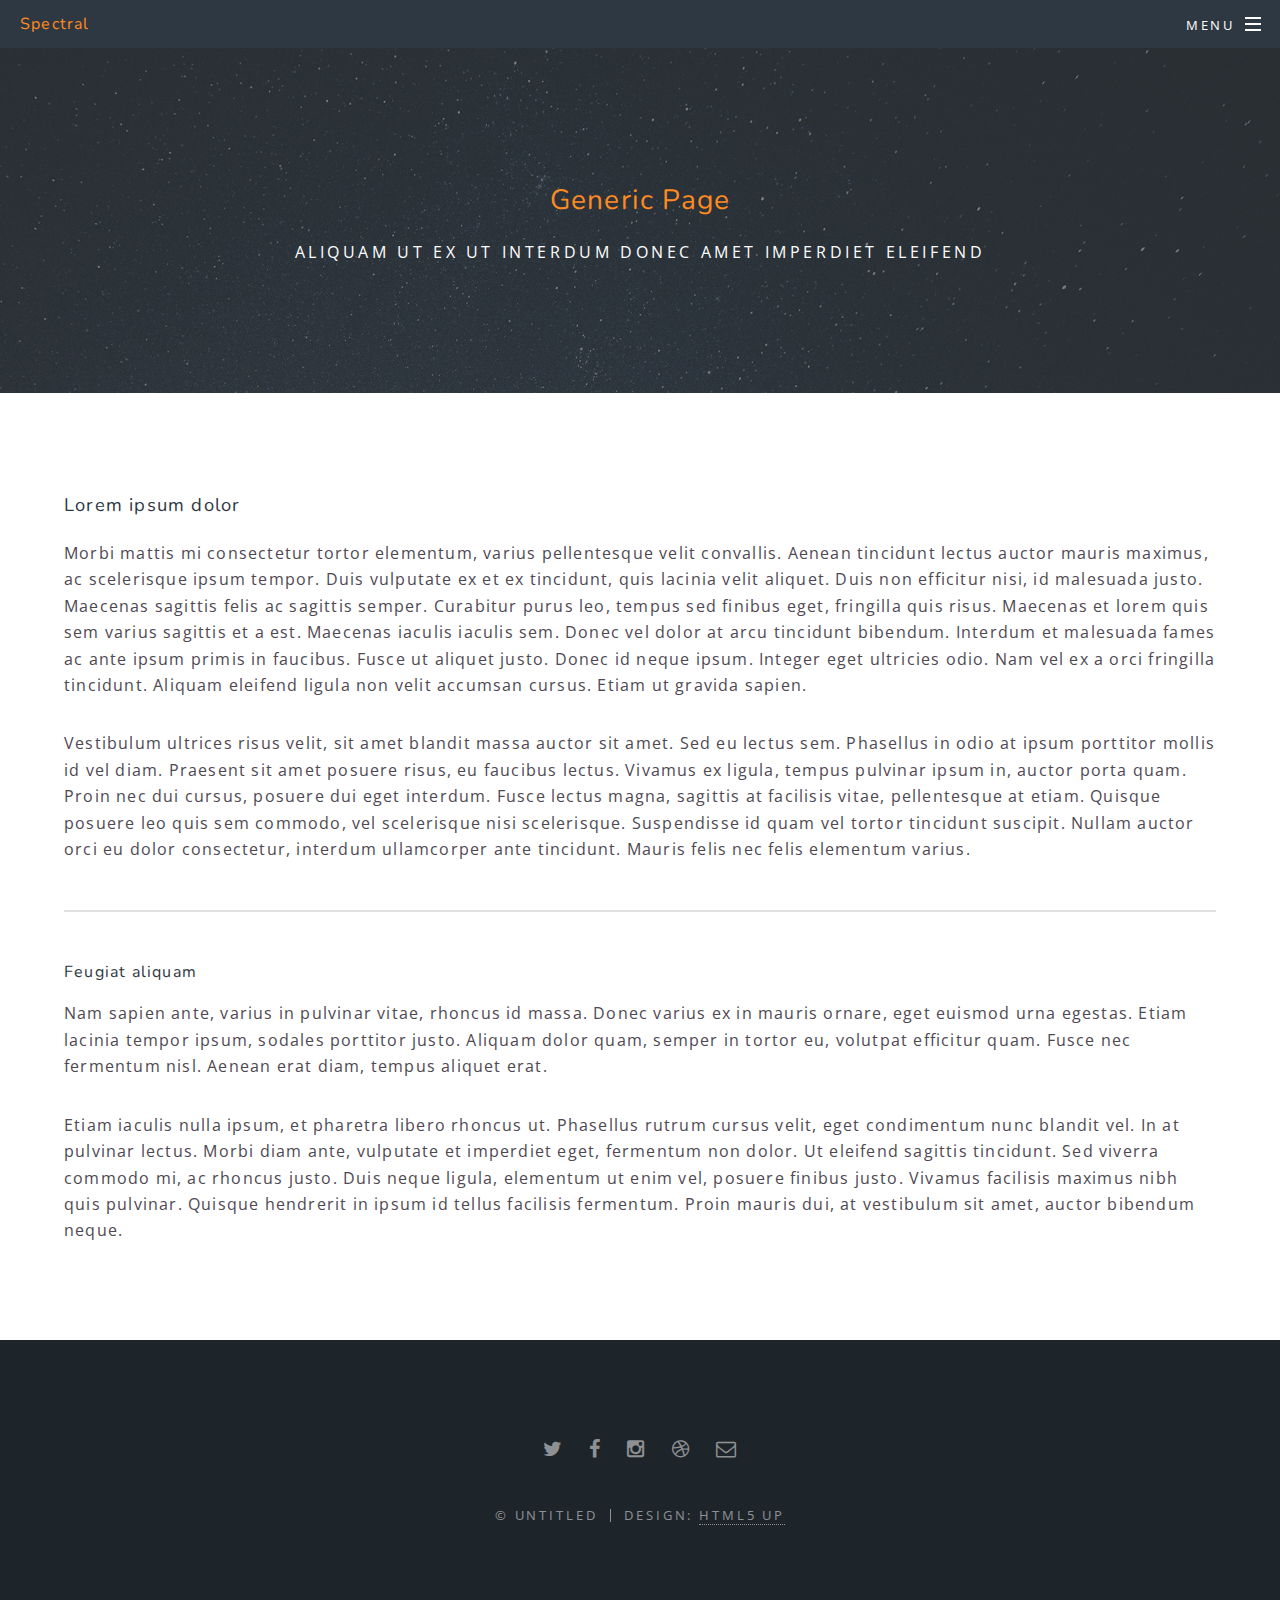
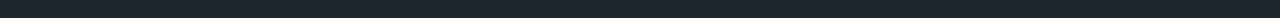
<file: generic.html>
<!DOCTYPE HTML>
<!--
	Spectral by HTML5 UP
	html5up.net | @n33co
	Free for personal and commercial use under the CCA 3.0 license (html5up.net/license)
-->
<html>
	<head>
		<title>Generic - Spectral by HTML5 UP</title>
		<meta charset="utf-8" />
		<meta name="viewport" content="width=device-width, initial-scale=1" />
		<meta name="description" content="" />
		<meta name="keywords" content="" />
		<!--[if lte IE 8]><script src="css/ie/html5shiv.js"></script><![endif]-->
		<link rel="stylesheet" href="css/style.css" />
		<!--[if lte IE 9]><link rel="stylesheet" href="css/ie/v9.css" /><![endif]-->
		<!--[if lte IE 8]><link rel="stylesheet" href="css/ie/v8.css" /><![endif]-->
	</head>
	<body>

		<!-- Page Wrapper -->
			<div id="page-wrapper">

				<!-- Header -->
					<header id="header">
						<h1><a href="index.html">Spectral</a></h1>
						<nav id="nav">
							<ul>
								<li class="special">
									<a href="#" class="menuToggle"><span>Menu</span></a>
									<div id="menu">
										<ul>
											<li><a href="index.html">Home</a></li>
											<li><a href="generic.html">Generic</a></li>
											<li><a href="elements.html">Elements</a></li>
											<li><a href="#">Sign Up</a></li>
											<li><a href="#">Log In</a></li>
										</ul>
									</div>
								</li>
							</ul>
						</nav>
					</header>

				<!-- Main -->
					<article id="main">
						<header>
							<h2>Generic Page</h2>
							<p>Aliquam ut ex ut interdum donec amet imperdiet eleifend</p>
						</header>
						<section class="wrapper style5">
							<div class="inner">

								<h3>Lorem ipsum dolor</h3>
								<p>Morbi mattis mi consectetur tortor elementum, varius pellentesque velit convallis. Aenean tincidunt lectus auctor mauris maximus, ac scelerisque ipsum tempor. Duis vulputate ex et ex tincidunt, quis lacinia velit aliquet. Duis non efficitur nisi, id malesuada justo. Maecenas sagittis felis ac sagittis semper. Curabitur purus leo, tempus sed finibus eget, fringilla quis risus. Maecenas et lorem quis sem varius sagittis et a est. Maecenas iaculis iaculis sem. Donec vel dolor at arcu tincidunt bibendum. Interdum et malesuada fames ac ante ipsum primis in faucibus. Fusce ut aliquet justo. Donec id neque ipsum. Integer eget ultricies odio. Nam vel ex a orci fringilla tincidunt. Aliquam eleifend ligula non velit accumsan cursus. Etiam ut gravida sapien.</p>

								<p>Vestibulum ultrices risus velit, sit amet blandit massa auctor sit amet. Sed eu lectus sem. Phasellus in odio at ipsum porttitor mollis id vel diam. Praesent sit amet posuere risus, eu faucibus lectus. Vivamus ex ligula, tempus pulvinar ipsum in, auctor porta quam. Proin nec dui cursus, posuere dui eget interdum. Fusce lectus magna, sagittis at facilisis vitae, pellentesque at etiam. Quisque posuere leo quis sem commodo, vel scelerisque nisi scelerisque. Suspendisse id quam vel tortor tincidunt suscipit. Nullam auctor orci eu dolor consectetur, interdum ullamcorper ante tincidunt. Mauris felis nec felis elementum varius.</p>

								<hr />

								<h4>Feugiat aliquam</h4>
								<p>Nam sapien ante, varius in pulvinar vitae, rhoncus id massa. Donec varius ex in mauris ornare, eget euismod urna egestas. Etiam lacinia tempor ipsum, sodales porttitor justo. Aliquam dolor quam, semper in tortor eu, volutpat efficitur quam. Fusce nec fermentum nisl. Aenean erat diam, tempus aliquet erat.</p>

								<p>Etiam iaculis nulla ipsum, et pharetra libero rhoncus ut. Phasellus rutrum cursus velit, eget condimentum nunc blandit vel. In at pulvinar lectus. Morbi diam ante, vulputate et imperdiet eget, fermentum non dolor. Ut eleifend sagittis tincidunt. Sed viverra commodo mi, ac rhoncus justo. Duis neque ligula, elementum ut enim vel, posuere finibus justo. Vivamus facilisis maximus nibh quis pulvinar. Quisque hendrerit in ipsum id tellus facilisis fermentum. Proin mauris dui, at vestibulum sit amet, auctor bibendum neque.</p>

							</div>
						</section>
					</article>

				<!-- Footer -->
					<footer id="footer">
						<ul class="icons">
							<li><a href="#" class="icon fa-twitter"><span class="label">Twitter</span></a></li>
							<li><a href="#" class="icon fa-facebook"><span class="label">Facebook</span></a></li>
							<li><a href="#" class="icon fa-instagram"><span class="label">Instagram</span></a></li>
							<li><a href="#" class="icon fa-dribbble"><span class="label">Dribbble</span></a></li>
							<li><a href="#" class="icon fa-envelope-o"><span class="label">Email</span></a></li>
						</ul>
						<ul class="copyright">
							<li>&copy; Untitled</li><li>Design: <a href="http://html5up.net">HTML5 UP</a></li>
						</ul>
					</footer>

			</div>

		<!-- Scripts -->
			<script src="js/jquery.min.js"></script>
			<script src="js/jquery.scrollex.min.js"></script>
			<script src="js/jquery.scrolly.min.js"></script>
			<script src="js/skel.min.js"></script>
			<script src="js/init.js"></script>

	</body>
</html>
</file>
<file: css/ie/v9.css>
/*
	Spectral by HTML5 UP
	html5up.net | @n33co
	Free for personal and commercial use under the CCA 3.0 license (html5up.net/license)
*/

/* Spotlight */

	.spotlight {
		display: block;
	}

		.spotlight .image {
			display: inline-block;
			vertical-align: top;
		}

		.spotlight .content {
			padding: 4em 4em 2em 4em;
			display: inline-block;
		}

		.spotlight:after {
			clear: both;
			content: '';
			display: block;
		}

/* Features */

	.features {
		display: block;
	}

		.features li {
			float: left;
		}

		.features:after {
			content: '';
			display: block;
			clear: both;
		}

/* Banner + Wrapper (style4) */

	#banner,
	.wrapper.style4 {
		background-image: url("../../images/banner.jpg");
		background-position: center center;
		background-repeat: no-repeat;
		background-size: cover;
		position: relative;
	}

		#banner:before,
		.wrapper.style4:before {
			background: #000000;
			content: '';
			height: 100%;
			left: 0;
			opacity: 0.5;
			position: absolute;
			top: 0;
			width: 100%;
		}

		#banner .inner,
		.wrapper.style4 .inner {
			position: relative;
			z-index: 1;
		}

/* Banner */

	#banner {
		padding: 14em 0 12em 0;
		height: auto;
	}

		#banner:after {
			display: none;
		}

/* CTA */

	#cta .inner header {
		float: left;
	}

	#cta .inner .actions {
		float: left;
	}

	#cta .inner:after {
		clear: both;
		content: '';
		display: block;
	}

/* Main */

	#main > header {
		background-image: url("../../images/banner.jpg");
		background-position: center center;
		background-repeat: no-repeat;
		background-size: cover;
		position: relative;
	}

		#main > header:before {
			background: #000000;
			content: '';
			height: 100%;
			left: 0;
			opacity: 0.5;
			position: absolute;
			top: 0;
			width: 100%;
		}

		#main > header > * {
			position: relative;
			z-index: 1;
		}
</file>
<file: css/ie/v8.css>
/*
	Spectral by HTML5 UP
	html5up.net | @n33co
	Free for personal and commercial use under the CCA 3.0 license (html5up.net/license)
*/

/* Icon */

	.icon.major {
		border: none;
	}

		.icon.major:before {
			font-size: 3em;
		}

/* Form */

	label {
		color: #2E3842;
	}

	input[type="text"],
	input[type="password"],
	input[type="email"],
	select,
	textarea {
		border: solid 1px #dfdfdf;
	}

/* Button */

	input[type="submit"],
	input[type="reset"],
	input[type="button"],
	button,
	.button {
		border: solid 2px #dfdfdf;
	}

		input[type="submit"].special,
		input[type="reset"].special,
		input[type="button"].special,
		button.special,
		.button.special {
			border: 0 !important;
		}

/* Page Wrapper + Menu */

	#menu {
		display: none;
	}

	body.is-menu-visible #menu {
		display: block;
	}

/* Header */

	#header nav > ul > li > a.menuToggle:after {
		display: none;
	}

/* Banner + Wrapper (style4) */

	#banner,
	.wrapper.style4 {
		-ms-behavior: url("css/ie/backgroundsize.min.htc");
	}

		#banner:before,
		.wrapper.style4:before {
			display: none;
		}

/* Banner */

	#banner .more {
		height: 4em;
	}

		#banner .more:after {
			display: none;
		}

/* Main */

	#main > header {
		-ms-behavior: url("css/ie/backgroundsize.min.htc");
	}

		#main > header:before {
			display: none;
		}
</file>
<file: css/style.css>
@charset "UTF-8";
@import url(font-awesome.min.css);
@import url("http://fonts.googleapis.com/css?family=Open+Sans:400,400italic,600,600italic,800,800italic");
@import url(http://fonts.googleapis.com/css?family=Nunito:400,300);

/*
	Spectral by HTML5 UP
	html5up.net | @n33co
	Free for personal and commercial use under the CCA 3.0 license (html5up.net/license)
*/

/* IE Viewport Fix */

	@-ms-viewport {
  		width: device-width;
	}

/* Reset */

	html, body, div, span, applet, object, iframe, h1, h2, h3, h4, h5, h6, p, blockquote, pre, a, abbr, acronym, address, big, cite, code, del, dfn, em, img, ins, kbd, q, s, samp, small, strike, strong, sub, sup, tt, var, b, u, i, center, dl, dt, dd, ol, ul, li, fieldset, form, label, legend, table, caption, tbody, tfoot, thead, tr, th, td, article, aside, canvas, details, embed, figure, figcaption, footer, header, hgroup, menu, nav, output, ruby, section, summary, time, mark, audio, video {
		margin: 0;
		padding: 0;
		border: 0;
		font-size: 100%;
		font: inherit;
		vertical-align: baseline;
	}

	article, aside, details, figcaption, figure, footer, header, hgroup, menu, nav, section {
		display: block;
	}

	body {
		line-height: 1;
	}

	ol, ul {
		list-style: none;
	}

	blockquote, q {
		quotes: none;
	}

	blockquote:before, blockquote:after, q:before, q:after {
		content: '';
		content: none;
	}

	table {
		border-collapse: collapse;
		border-spacing: 0;
	}

	body {
		-webkit-text-size-adjust: none;
	}

/* Box Model */

	*, *:before, *:after {
		-moz-box-sizing: border-box;
		-webkit-box-sizing: border-box;
		-ms-box-sizing: border-box;
		box-sizing: border-box;
	}

/* Basic */

	body {
		background: #2e3842;
	}

		body.is-loading *, body.is-loading *:before, body.is-loading *:after {
			-moz-animation: none !important;
			-webkit-animation: none !important;
			-ms-animation: none !important;
			animation: none !important;
			-moz-transition: none !important;
			-webkit-transition: none !important;
			-ms-transition: none !important;
			transition: none !important;
		}

	body, input, select, textarea {
		color: #fff;
		font-family: "Open Sans", Helvetica, sans-serif;
		font-size: 15pt;
		font-weight: 400;
		letter-spacing: 0.075em;
		line-height: 1.65em;
	}

		@media screen and (max-width: 1680px) {
			body, input, select, textarea {
				font-size: 13pt;
			}
		}

		@media screen and (max-width: 1280px) {
			body, input, select, textarea {
				font-size: 12pt;
			}
		}

		@media screen and (max-width: 736px) {
			body, input, select, textarea {
				font-size: 11pt;
				letter-spacing: 0.0375em;
			}
		}

	a {
		-moz-transition: color 0.2s ease, border-bottom-color 0.2s ease;
		-webkit-transition: color 0.2s ease, border-bottom-color 0.2s ease;
		-ms-transition: color 0.2s ease, border-bottom-color 0.2s ease;
		transition: color 0.2s ease, border-bottom-color 0.2s ease;
		border-bottom: dotted 1px;
		color: inherit;
		text-decoration: none;
	}

		a:hover {
			border-bottom-color: transparent;
		}

	strong, b {
		color: #fff;
		font-weight: 600;
	}

	em, i {
		font-style: italic;
	}

	p {
		margin: 0 0 2em 0;
	}

	h1, h2, h3, h4, h5, h6 {
		font-family: 'Nunito', sans-serif;
		color: #FF8B20;
		font-weight: 400;
		line-height: 1em;
		margin: 0 0 1em 0;
	}

		h1 a, h2 a, h3 a, h4 a, h5 a, h6 a {
			color: inherit;
			text-decoration: none;
		}

	h2 {
		font-size: 1.35em;
		line-height: 1.75em;
	}

		@media screen and (max-width: 736px) {
			h2 {
				font-size: 1.1em;
				line-height: 1.65em;
			}
		}

	h3 {
		font-size: 1.15em;
		line-height: 1.75em;
	}

		@media screen and (max-width: 736px) {
			h3 {
				font-size: 1em;
				line-height: 1.65em;
			}
		}

	h4 {
		font-size: 1em;
		line-height: 1.5em;
	}

	h5 {
		font-size: 0.8em;
		line-height: 1.5em;
	}

	h6 {
		font-size: 0.7em;
		line-height: 1.5em;
	}

	sub {
		font-size: 0.8em;
		position: relative;
		top: 0.5em;
	}

	sup {
		font-size: 0.8em;
		position: relative;
		top: -0.5em;
	}

	hr {
		border: 0;
		border-bottom: solid 2px #fff;
		margin: 3em 0;
	}

		hr.major {
			margin: 4.5em 0;
		}

	blockquote {
		border-left: solid 4px #fff;
		font-style: italic;
		margin: 0 0 2em 0;
		padding: 0.5em 0 0.5em 2em;
	}

	code {
		background: rgba(144, 144, 144, 0.25);
		border-radius: 3px;
		font-family: "Courier New", monospace;
		font-size: 0.9em;
		letter-spacing: 0;
		margin: 0 0.25em;
		padding: 0.25em 0.65em;
	}

	pre {
		-webkit-overflow-scrolling: touch;
		font-family: "Courier New", monospace;
		font-size: 0.9em;
		margin: 0 0 2em 0;
	}

		pre code {
			display: block;
			line-height: 1.75em;
			padding: 1em 1.5em;
			overflow-x: auto;
		}

	.align-left {
		text-align: left;
	}

	.align-center {
		text-align: center;
	}

	.align-right {
		text-align: right;
	}

/* Grid */

	.row {
		border-bottom: solid 1px transparent;
		-moz-box-sizing: border-box;
		-webkit-box-sizing: border-box;
		box-sizing: border-box;
	}

	.row > * {
		float: left;
		-moz-box-sizing: border-box;
		-webkit-box-sizing: border-box;
		box-sizing: border-box;
	}

	.row:after, .row:before {
		content: '';
		display: block;
		clear: both;
		height: 0;
	}

	.row.uniform > * > :first-child {
		margin-top: 0;
	}

	.row.uniform > * > :last-child {
		margin-bottom: 0;
	}

	.row.\30 \25  > * {
		padding: 0 0 0 0em;
	}

	.row.\30 \25 {
		margin: 0 0 -1px 0em;
	}

	.row.uniform.\30 \25  > * {
		padding: 0em 0 0 0em;
	}

	.row.uniform.\30 \25 {
		margin: 0em 0 -1px 0em;
	}

	.row > * {
		padding: 0 0 0 1.5em;
	}

	.row {
		margin: 0 0 -1px -1.5em;
	}

	.row.uniform > * {
		padding: 1.5em 0 0 1.5em;
	}

	.row.uniform {
		margin: -1.5em 0 -1px -1.5em;
	}

	.row.\32 00\25  > * {
		padding: 0 0 0 3em;
	}

	.row.\32 00\25 {
		margin: 0 0 -1px -3em;
	}

	.row.uniform.\32 00\25  > * {
		padding: 3em 0 0 3em;
	}

	.row.uniform.\32 00\25 {
		margin: -3em 0 -1px -3em;
	}

	.row.\31 50\25  > * {
		padding: 0 0 0 2.25em;
	}

	.row.\31 50\25 {
		margin: 0 0 -1px -2.25em;
	}

	.row.uniform.\31 50\25  > * {
		padding: 2.25em 0 0 2.25em;
	}

	.row.uniform.\31 50\25 {
		margin: -2.25em 0 -1px -2.25em;
	}

	.row.\35 0\25  > * {
		padding: 0 0 0 0.75em;
	}

	.row.\35 0\25 {
		margin: 0 0 -1px -0.75em;
	}

	.row.uniform.\35 0\25  > * {
		padding: 0.75em 0 0 0.75em;
	}

	.row.uniform.\35 0\25 {
		margin: -0.75em 0 -1px -0.75em;
	}

	.row.\32 5\25  > * {
		padding: 0 0 0 0.375em;
	}

	.row.\32 5\25 {
		margin: 0 0 -1px -0.375em;
	}

	.row.uniform.\32 5\25  > * {
		padding: 0.375em 0 0 0.375em;
	}

	.row.uniform.\32 5\25 {
		margin: -0.375em 0 -1px -0.375em;
	}

	.\31 2u, .\31 2u\24 {
		width: 100%;
		clear: none;
		margin-left: 0;
	}

	.\31 1u, .\31 1u\24 {
		width: 91.6666666667%;
		clear: none;
		margin-left: 0;
	}

	.\31 0u, .\31 0u\24 {
		width: 83.3333333333%;
		clear: none;
		margin-left: 0;
	}

	.\39 u, .\39 u\24 {
		width: 75%;
		clear: none;
		margin-left: 0;
	}

	.\38 u, .\38 u\24 {
		width: 66.6666666667%;
		clear: none;
		margin-left: 0;
	}

	.\37 u, .\37 u\24 {
		width: 58.3333333333%;
		clear: none;
		margin-left: 0;
	}

	.\36 u, .\36 u\24 {
		width: 50%;
		clear: none;
		margin-left: 0;
	}

	.\35 u, .\35 u\24 {
		width: 41.6666666667%;
		clear: none;
		margin-left: 0;
	}

	.\34 u, .\34 u\24 {
		width: 33.3333333333%;
		clear: none;
		margin-left: 0;
	}

	.\33 u, .\33 u\24 {
		width: 25%;
		clear: none;
		margin-left: 0;
	}

	.\32 u, .\32 u\24 {
		width: 16.6666666667%;
		clear: none;
		margin-left: 0;
	}

	.\31 u, .\31 u\24 {
		width: 8.3333333333%;
		clear: none;
		margin-left: 0;
	}

	.\31 2u\24  + *,
	.\31 1u\24  + *,
	.\31 0u\24  + *,
	.\39 u\24  + *,
	.\38 u\24  + *,
	.\37 u\24  + *,
	.\36 u\24  + *,
	.\35 u\24  + *,
	.\34 u\24  + *,
	.\33 u\24  + *,
	.\32 u\24  + *,
	.\31 u\24  + * {
		clear: left;
	}

	.\-11u {
		margin-left: 91.66667%;
	}

	.\-10u {
		margin-left: 83.33333%;
	}

	.\-9u {
		margin-left: 75%;
	}

	.\-8u {
		margin-left: 66.66667%;
	}

	.\-7u {
		margin-left: 58.33333%;
	}

	.\-6u {
		margin-left: 50%;
	}

	.\-5u {
		margin-left: 41.66667%;
	}

	.\-4u {
		margin-left: 33.33333%;
	}

	.\-3u {
		margin-left: 25%;
	}

	.\-2u {
		margin-left: 16.66667%;
	}

	.\-1u {
		margin-left: 8.33333%;
	}

	@media screen and (max-width: 1680px) {
		.row > * {
			padding: 0 0 0 1.5em;
		}

		.row {
			margin: 0 0 -1px -1.5em;
		}

		.row.uniform > * {
			padding: 1.5em 0 0 1.5em;
		}

		.row.uniform {
			margin: -1.5em 0 -1px -1.5em;
		}

		.row.\32 00\25  > * {
			padding: 0 0 0 3em;
		}

		.row.\32 00\25 {
			margin: 0 0 -1px -3em;
		}

		.row.uniform.\32 00\25  > * {
			padding: 3em 0 0 3em;
		}

		.row.uniform.\32 00\25 {
			margin: -3em 0 -1px -3em;
		}

		.row.\31 50\25  > * {
			padding: 0 0 0 2.25em;
		}

		.row.\31 50\25 {
			margin: 0 0 -1px -2.25em;
		}

		.row.uniform.\31 50\25  > * {
			padding: 2.25em 0 0 2.25em;
		}

		.row.uniform.\31 50\25 {
			margin: -2.25em 0 -1px -2.25em;
		}

		.row.\35 0\25  > * {
			padding: 0 0 0 0.75em;
		}

		.row.\35 0\25 {
			margin: 0 0 -1px -0.75em;
		}

		.row.uniform.\35 0\25  > * {
			padding: 0.75em 0 0 0.75em;
		}

		.row.uniform.\35 0\25 {
			margin: -0.75em 0 -1px -0.75em;
		}

		.row.\32 5\25  > * {
			padding: 0 0 0 0.375em;
		}

		.row.\32 5\25 {
			margin: 0 0 -1px -0.375em;
		}

		.row.uniform.\32 5\25  > * {
			padding: 0.375em 0 0 0.375em;
		}

		.row.uniform.\32 5\25 {
			margin: -0.375em 0 -1px -0.375em;
		}

		.\31 2u\28xlarge\29, .\31 2u\24\28xlarge\29 {
			width: 100%;
			clear: none;
			margin-left: 0;
		}

		.\31 1u\28xlarge\29, .\31 1u\24\28xlarge\29 {
			width: 91.6666666667%;
			clear: none;
			margin-left: 0;
		}

		.\31 0u\28xlarge\29, .\31 0u\24\28xlarge\29 {
			width: 83.3333333333%;
			clear: none;
			margin-left: 0;
		}

		.\39 u\28xlarge\29, .\39 u\24\28xlarge\29 {
			width: 75%;
			clear: none;
			margin-left: 0;
		}

		.\38 u\28xlarge\29, .\38 u\24\28xlarge\29 {
			width: 66.6666666667%;
			clear: none;
			margin-left: 0;
		}

		.\37 u\28xlarge\29, .\37 u\24\28xlarge\29 {
			width: 58.3333333333%;
			clear: none;
			margin-left: 0;
		}

		.\36 u\28xlarge\29, .\36 u\24\28xlarge\29 {
			width: 50%;
			clear: none;
			margin-left: 0;
		}

		.\35 u\28xlarge\29, .\35 u\24\28xlarge\29 {
			width: 41.6666666667%;
			clear: none;
			margin-left: 0;
		}

		.\34 u\28xlarge\29, .\34 u\24\28xlarge\29 {
			width: 33.3333333333%;
			clear: none;
			margin-left: 0;
		}

		.\33 u\28xlarge\29, .\33 u\24\28xlarge\29 {
			width: 25%;
			clear: none;
			margin-left: 0;
		}

		.\32 u\28xlarge\29, .\32 u\24\28xlarge\29 {
			width: 16.6666666667%;
			clear: none;
			margin-left: 0;
		}

		.\31 u\28xlarge\29, .\31 u\24\28xlarge\29 {
			width: 8.3333333333%;
			clear: none;
			margin-left: 0;
		}

		.\31 2u\24\28xlarge\29  + *,
		.\31 1u\24\28xlarge\29  + *,
		.\31 0u\24\28xlarge\29  + *,
		.\39 u\24\28xlarge\29  + *,
		.\38 u\24\28xlarge\29  + *,
		.\37 u\24\28xlarge\29  + *,
		.\36 u\24\28xlarge\29  + *,
		.\35 u\24\28xlarge\29  + *,
		.\34 u\24\28xlarge\29  + *,
		.\33 u\24\28xlarge\29  + *,
		.\32 u\24\28xlarge\29  + *,
		.\31 u\24\28xlarge\29  + * {
			clear: left;
		}

		.\-11u\28xlarge\29 {
			margin-left: 91.66667%;
		}

		.\-10u\28xlarge\29 {
			margin-left: 83.33333%;
		}

		.\-9u\28xlarge\29 {
			margin-left: 75%;
		}

		.\-8u\28xlarge\29 {
			margin-left: 66.66667%;
		}

		.\-7u\28xlarge\29 {
			margin-left: 58.33333%;
		}

		.\-6u\28xlarge\29 {
			margin-left: 50%;
		}

		.\-5u\28xlarge\29 {
			margin-left: 41.66667%;
		}

		.\-4u\28xlarge\29 {
			margin-left: 33.33333%;
		}

		.\-3u\28xlarge\29 {
			margin-left: 25%;
		}

		.\-2u\28xlarge\29 {
			margin-left: 16.66667%;
		}

		.\-1u\28xlarge\29 {
			margin-left: 8.33333%;
		}
	}

	@media screen and (max-width: 1280px) {
		.row > * {
			padding: 0 0 0 1.5em;
		}

		.row {
			margin: 0 0 -1px -1.5em;
		}

		.row.uniform > * {
			padding: 1.5em 0 0 1.5em;
		}

		.row.uniform {
			margin: -1.5em 0 -1px -1.5em;
		}

		.row.\32 00\25  > * {
			padding: 0 0 0 3em;
		}

		.row.\32 00\25 {
			margin: 0 0 -1px -3em;
		}

		.row.uniform.\32 00\25  > * {
			padding: 3em 0 0 3em;
		}

		.row.uniform.\32 00\25 {
			margin: -3em 0 -1px -3em;
		}

		.row.\31 50\25  > * {
			padding: 0 0 0 2.25em;
		}

		.row.\31 50\25 {
			margin: 0 0 -1px -2.25em;
		}

		.row.uniform.\31 50\25  > * {
			padding: 2.25em 0 0 2.25em;
		}

		.row.uniform.\31 50\25 {
			margin: -2.25em 0 -1px -2.25em;
		}

		.row.\35 0\25  > * {
			padding: 0 0 0 0.75em;
		}

		.row.\35 0\25 {
			margin: 0 0 -1px -0.75em;
		}

		.row.uniform.\35 0\25  > * {
			padding: 0.75em 0 0 0.75em;
		}

		.row.uniform.\35 0\25 {
			margin: -0.75em 0 -1px -0.75em;
		}

		.row.\32 5\25  > * {
			padding: 0 0 0 0.375em;
		}

		.row.\32 5\25 {
			margin: 0 0 -1px -0.375em;
		}

		.row.uniform.\32 5\25  > * {
			padding: 0.375em 0 0 0.375em;
		}

		.row.uniform.\32 5\25 {
			margin: -0.375em 0 -1px -0.375em;
		}

		.\31 2u\28large\29, .\31 2u\24\28large\29 {
			width: 100%;
			clear: none;
			margin-left: 0;
		}

		.\31 1u\28large\29, .\31 1u\24\28large\29 {
			width: 91.6666666667%;
			clear: none;
			margin-left: 0;
		}

		.\31 0u\28large\29, .\31 0u\24\28large\29 {
			width: 83.3333333333%;
			clear: none;
			margin-left: 0;
		}

		.\39 u\28large\29, .\39 u\24\28large\29 {
			width: 75%;
			clear: none;
			margin-left: 0;
		}

		.\38 u\28large\29, .\38 u\24\28large\29 {
			width: 66.6666666667%;
			clear: none;
			margin-left: 0;
		}

		.\37 u\28large\29, .\37 u\24\28large\29 {
			width: 58.3333333333%;
			clear: none;
			margin-left: 0;
		}

		.\36 u\28large\29, .\36 u\24\28large\29 {
			width: 50%;
			clear: none;
			margin-left: 0;
		}

		.\35 u\28large\29, .\35 u\24\28large\29 {
			width: 41.6666666667%;
			clear: none;
			margin-left: 0;
		}

		.\34 u\28large\29, .\34 u\24\28large\29 {
			width: 33.3333333333%;
			clear: none;
			margin-left: 0;
		}

		.\33 u\28large\29, .\33 u\24\28large\29 {
			width: 25%;
			clear: none;
			margin-left: 0;
		}

		.\32 u\28large\29, .\32 u\24\28large\29 {
			width: 16.6666666667%;
			clear: none;
			margin-left: 0;
		}

		.\31 u\28large\29, .\31 u\24\28large\29 {
			width: 8.3333333333%;
			clear: none;
			margin-left: 0;
		}

		.\31 2u\24\28large\29  + *,
		.\31 1u\24\28large\29  + *,
		.\31 0u\24\28large\29  + *,
		.\39 u\24\28large\29  + *,
		.\38 u\24\28large\29  + *,
		.\37 u\24\28large\29  + *,
		.\36 u\24\28large\29  + *,
		.\35 u\24\28large\29  + *,
		.\34 u\24\28large\29  + *,
		.\33 u\24\28large\29  + *,
		.\32 u\24\28large\29  + *,
		.\31 u\24\28large\29  + * {
			clear: left;
		}

		.\-11u\28large\29 {
			margin-left: 91.66667%;
		}

		.\-10u\28large\29 {
			margin-left: 83.33333%;
		}

		.\-9u\28large\29 {
			margin-left: 75%;
		}

		.\-8u\28large\29 {
			margin-left: 66.66667%;
		}

		.\-7u\28large\29 {
			margin-left: 58.33333%;
		}

		.\-6u\28large\29 {
			margin-left: 50%;
		}

		.\-5u\28large\29 {
			margin-left: 41.66667%;
		}

		.\-4u\28large\29 {
			margin-left: 33.33333%;
		}

		.\-3u\28large\29 {
			margin-left: 25%;
		}

		.\-2u\28large\29 {
			margin-left: 16.66667%;
		}

		.\-1u\28large\29 {
			margin-left: 8.33333%;
		}
	}

	@media screen and (max-width: 980px) {
		.row > * {
			padding: 0 0 0 1.5em;
		}

		.row {
			margin: 0 0 -1px -1.5em;
		}

		.row.uniform > * {
			padding: 1.5em 0 0 1.5em;
		}

		.row.uniform {
			margin: -1.5em 0 -1px -1.5em;
		}

		.row.\32 00\25  > * {
			padding: 0 0 0 3em;
		}

		.row.\32 00\25 {
			margin: 0 0 -1px -3em;
		}

		.row.uniform.\32 00\25  > * {
			padding: 3em 0 0 3em;
		}

		.row.uniform.\32 00\25 {
			margin: -3em 0 -1px -3em;
		}

		.row.\31 50\25  > * {
			padding: 0 0 0 2.25em;
		}

		.row.\31 50\25 {
			margin: 0 0 -1px -2.25em;
		}

		.row.uniform.\31 50\25  > * {
			padding: 2.25em 0 0 2.25em;
		}

		.row.uniform.\31 50\25 {
			margin: -2.25em 0 -1px -2.25em;
		}

		.row.\35 0\25  > * {
			padding: 0 0 0 0.75em;
		}

		.row.\35 0\25 {
			margin: 0 0 -1px -0.75em;
		}

		.row.uniform.\35 0\25  > * {
			padding: 0.75em 0 0 0.75em;
		}

		.row.uniform.\35 0\25 {
			margin: -0.75em 0 -1px -0.75em;
		}

		.row.\32 5\25  > * {
			padding: 0 0 0 0.375em;
		}

		.row.\32 5\25 {
			margin: 0 0 -1px -0.375em;
		}

		.row.uniform.\32 5\25  > * {
			padding: 0.375em 0 0 0.375em;
		}

		.row.uniform.\32 5\25 {
			margin: -0.375em 0 -1px -0.375em;
		}

		.\31 2u\28medium\29, .\31 2u\24\28medium\29 {
			width: 100%;
			clear: none;
			margin-left: 0;
		}

		.\31 1u\28medium\29, .\31 1u\24\28medium\29 {
			width: 91.6666666667%;
			clear: none;
			margin-left: 0;
		}

		.\31 0u\28medium\29, .\31 0u\24\28medium\29 {
			width: 83.3333333333%;
			clear: none;
			margin-left: 0;
		}

		.\39 u\28medium\29, .\39 u\24\28medium\29 {
			width: 75%;
			clear: none;
			margin-left: 0;
		}

		.\38 u\28medium\29, .\38 u\24\28medium\29 {
			width: 66.6666666667%;
			clear: none;
			margin-left: 0;
		}

		.\37 u\28medium\29, .\37 u\24\28medium\29 {
			width: 58.3333333333%;
			clear: none;
			margin-left: 0;
		}

		.\36 u\28medium\29, .\36 u\24\28medium\29 {
			width: 50%;
			clear: none;
			margin-left: 0;
		}

		.\35 u\28medium\29, .\35 u\24\28medium\29 {
			width: 41.6666666667%;
			clear: none;
			margin-left: 0;
		}

		.\34 u\28medium\29, .\34 u\24\28medium\29 {
			width: 33.3333333333%;
			clear: none;
			margin-left: 0;
		}

		.\33 u\28medium\29, .\33 u\24\28medium\29 {
			width: 25%;
			clear: none;
			margin-left: 0;
		}

		.\32 u\28medium\29, .\32 u\24\28medium\29 {
			width: 16.6666666667%;
			clear: none;
			margin-left: 0;
		}

		.\31 u\28medium\29, .\31 u\24\28medium\29 {
			width: 8.3333333333%;
			clear: none;
			margin-left: 0;
		}

		.\31 2u\24\28medium\29  + *,
		.\31 1u\24\28medium\29  + *,
		.\31 0u\24\28medium\29  + *,
		.\39 u\24\28medium\29  + *,
		.\38 u\24\28medium\29  + *,
		.\37 u\24\28medium\29  + *,
		.\36 u\24\28medium\29  + *,
		.\35 u\24\28medium\29  + *,
		.\34 u\24\28medium\29  + *,
		.\33 u\24\28medium\29  + *,
		.\32 u\24\28medium\29  + *,
		.\31 u\24\28medium\29  + * {
			clear: left;
		}

		.\-11u\28medium\29 {
			margin-left: 91.66667%;
		}

		.\-10u\28medium\29 {
			margin-left: 83.33333%;
		}

		.\-9u\28medium\29 {
			margin-left: 75%;
		}

		.\-8u\28medium\29 {
			margin-left: 66.66667%;
		}

		.\-7u\28medium\29 {
			margin-left: 58.33333%;
		}

		.\-6u\28medium\29 {
			margin-left: 50%;
		}

		.\-5u\28medium\29 {
			margin-left: 41.66667%;
		}

		.\-4u\28medium\29 {
			margin-left: 33.33333%;
		}

		.\-3u\28medium\29 {
			margin-left: 25%;
		}

		.\-2u\28medium\29 {
			margin-left: 16.66667%;
		}

		.\-1u\28medium\29 {
			margin-left: 8.33333%;
		}
	}

	@media screen and (max-width: 736px) {
		.row > * {
			padding: 0 0 0 1.5em;
		}

		.row {
			margin: 0 0 -1px -1.5em;
		}

		.row.uniform > * {
			padding: 1.5em 0 0 1.5em;
		}

		.row.uniform {
			margin: -1.5em 0 -1px -1.5em;
		}

		.row.\32 00\25  > * {
			padding: 0 0 0 3em;
		}

		.row.\32 00\25 {
			margin: 0 0 -1px -3em;
		}

		.row.uniform.\32 00\25  > * {
			padding: 3em 0 0 3em;
		}

		.row.uniform.\32 00\25 {
			margin: -3em 0 -1px -3em;
		}

		.row.\31 50\25  > * {
			padding: 0 0 0 2.25em;
		}

		.row.\31 50\25 {
			margin: 0 0 -1px -2.25em;
		}

		.row.uniform.\31 50\25  > * {
			padding: 2.25em 0 0 2.25em;
		}

		.row.uniform.\31 50\25 {
			margin: -2.25em 0 -1px -2.25em;
		}

		.row.\35 0\25  > * {
			padding: 0 0 0 0.75em;
		}

		.row.\35 0\25 {
			margin: 0 0 -1px -0.75em;
		}

		.row.uniform.\35 0\25  > * {
			padding: 0.75em 0 0 0.75em;
		}

		.row.uniform.\35 0\25 {
			margin: -0.75em 0 -1px -0.75em;
		}

		.row.\32 5\25  > * {
			padding: 0 0 0 0.375em;
		}

		.row.\32 5\25 {
			margin: 0 0 -1px -0.375em;
		}

		.row.uniform.\32 5\25  > * {
			padding: 0.375em 0 0 0.375em;
		}

		.row.uniform.\32 5\25 {
			margin: -0.375em 0 -1px -0.375em;
		}

		.\31 2u\28small\29, .\31 2u\24\28small\29 {
			width: 100%;
			clear: none;
			margin-left: 0;
		}

		.\31 1u\28small\29, .\31 1u\24\28small\29 {
			width: 91.6666666667%;
			clear: none;
			margin-left: 0;
		}

		.\31 0u\28small\29, .\31 0u\24\28small\29 {
			width: 83.3333333333%;
			clear: none;
			margin-left: 0;
		}

		.\39 u\28small\29, .\39 u\24\28small\29 {
			width: 75%;
			clear: none;
			margin-left: 0;
		}

		.\38 u\28small\29, .\38 u\24\28small\29 {
			width: 66.6666666667%;
			clear: none;
			margin-left: 0;
		}

		.\37 u\28small\29, .\37 u\24\28small\29 {
			width: 58.3333333333%;
			clear: none;
			margin-left: 0;
		}

		.\36 u\28small\29, .\36 u\24\28small\29 {
			width: 50%;
			clear: none;
			margin-left: 0;
		}

		.\35 u\28small\29, .\35 u\24\28small\29 {
			width: 41.6666666667%;
			clear: none;
			margin-left: 0;
		}

		.\34 u\28small\29, .\34 u\24\28small\29 {
			width: 33.3333333333%;
			clear: none;
			margin-left: 0;
		}

		.\33 u\28small\29, .\33 u\24\28small\29 {
			width: 25%;
			clear: none;
			margin-left: 0;
		}

		.\32 u\28small\29, .\32 u\24\28small\29 {
			width: 16.6666666667%;
			clear: none;
			margin-left: 0;
		}

		.\31 u\28small\29, .\31 u\24\28small\29 {
			width: 8.3333333333%;
			clear: none;
			margin-left: 0;
		}

		.\31 2u\24\28small\29  + *,
		.\31 1u\24\28small\29  + *,
		.\31 0u\24\28small\29  + *,
		.\39 u\24\28small\29  + *,
		.\38 u\24\28small\29  + *,
		.\37 u\24\28small\29  + *,
		.\36 u\24\28small\29  + *,
		.\35 u\24\28small\29  + *,
		.\34 u\24\28small\29  + *,
		.\33 u\24\28small\29  + *,
		.\32 u\24\28small\29  + *,
		.\31 u\24\28small\29  + * {
			clear: left;
		}

		.\-11u\28small\29 {
			margin-left: 91.66667%;
		}

		.\-10u\28small\29 {
			margin-left: 83.33333%;
		}

		.\-9u\28small\29 {
			margin-left: 75%;
		}

		.\-8u\28small\29 {
			margin-left: 66.66667%;
		}

		.\-7u\28small\29 {
			margin-left: 58.33333%;
		}

		.\-6u\28small\29 {
			margin-left: 50%;
		}

		.\-5u\28small\29 {
			margin-left: 41.66667%;
		}

		.\-4u\28small\29 {
			margin-left: 33.33333%;
		}

		.\-3u\28small\29 {
			margin-left: 25%;
		}

		.\-2u\28small\29 {
			margin-left: 16.66667%;
		}

		.\-1u\28small\29 {
			margin-left: 8.33333%;
		}
	}

	@media screen and (max-width: 480px) {
		.row > * {
			padding: 0 0 0 1.5em;
		}

		.row {
			margin: 0 0 -1px -1.5em;
		}

		.row.uniform > * {
			padding: 1.5em 0 0 1.5em;
		}

		.row.uniform {
			margin: -1.5em 0 -1px -1.5em;
		}

		.row.\32 00\25  > * {
			padding: 0 0 0 3em;
		}

		.row.\32 00\25 {
			margin: 0 0 -1px -3em;
		}

		.row.uniform.\32 00\25  > * {
			padding: 3em 0 0 3em;
		}

		.row.uniform.\32 00\25 {
			margin: -3em 0 -1px -3em;
		}

		.row.\31 50\25  > * {
			padding: 0 0 0 2.25em;
		}

		.row.\31 50\25 {
			margin: 0 0 -1px -2.25em;
		}

		.row.uniform.\31 50\25  > * {
			padding: 2.25em 0 0 2.25em;
		}

		.row.uniform.\31 50\25 {
			margin: -2.25em 0 -1px -2.25em;
		}

		.row.\35 0\25  > * {
			padding: 0 0 0 0.75em;
		}

		.row.\35 0\25 {
			margin: 0 0 -1px -0.75em;
		}

		.row.uniform.\35 0\25  > * {
			padding: 0.75em 0 0 0.75em;
		}

		.row.uniform.\35 0\25 {
			margin: -0.75em 0 -1px -0.75em;
		}

		.row.\32 5\25  > * {
			padding: 0 0 0 0.375em;
		}

		.row.\32 5\25 {
			margin: 0 0 -1px -0.375em;
		}

		.row.uniform.\32 5\25  > * {
			padding: 0.375em 0 0 0.375em;
		}

		.row.uniform.\32 5\25 {
			margin: -0.375em 0 -1px -0.375em;
		}

		.\31 2u\28xsmall\29, .\31 2u\24\28xsmall\29 {
			width: 100%;
			clear: none;
			margin-left: 0;
		}

		.\31 1u\28xsmall\29, .\31 1u\24\28xsmall\29 {
			width: 91.6666666667%;
			clear: none;
			margin-left: 0;
		}

		.\31 0u\28xsmall\29, .\31 0u\24\28xsmall\29 {
			width: 83.3333333333%;
			clear: none;
			margin-left: 0;
		}

		.\39 u\28xsmall\29, .\39 u\24\28xsmall\29 {
			width: 75%;
			clear: none;
			margin-left: 0;
		}

		.\38 u\28xsmall\29, .\38 u\24\28xsmall\29 {
			width: 66.6666666667%;
			clear: none;
			margin-left: 0;
		}

		.\37 u\28xsmall\29, .\37 u\24\28xsmall\29 {
			width: 58.3333333333%;
			clear: none;
			margin-left: 0;
		}

		.\36 u\28xsmall\29, .\36 u\24\28xsmall\29 {
			width: 50%;
			clear: none;
			margin-left: 0;
		}

		.\35 u\28xsmall\29, .\35 u\24\28xsmall\29 {
			width: 41.6666666667%;
			clear: none;
			margin-left: 0;
		}

		.\34 u\28xsmall\29, .\34 u\24\28xsmall\29 {
			width: 33.3333333333%;
			clear: none;
			margin-left: 0;
		}

		.\33 u\28xsmall\29, .\33 u\24\28xsmall\29 {
			width: 25%;
			clear: none;
			margin-left: 0;
		}

		.\32 u\28xsmall\29, .\32 u\24\28xsmall\29 {
			width: 16.6666666667%;
			clear: none;
			margin-left: 0;
		}

		.\31 u\28xsmall\29, .\31 u\24\28xsmall\29 {
			width: 8.3333333333%;
			clear: none;
			margin-left: 0;
		}

		.\31 2u\24\28xsmall\29  + *,
		.\31 1u\24\28xsmall\29  + *,
		.\31 0u\24\28xsmall\29  + *,
		.\39 u\24\28xsmall\29  + *,
		.\38 u\24\28xsmall\29  + *,
		.\37 u\24\28xsmall\29  + *,
		.\36 u\24\28xsmall\29  + *,
		.\35 u\24\28xsmall\29  + *,
		.\34 u\24\28xsmall\29  + *,
		.\33 u\24\28xsmall\29  + *,
		.\32 u\24\28xsmall\29  + *,
		.\31 u\24\28xsmall\29  + * {
			clear: left;
		}

		.\-11u\28xsmall\29 {
			margin-left: 91.66667%;
		}

		.\-10u\28xsmall\29 {
			margin-left: 83.33333%;
		}

		.\-9u\28xsmall\29 {
			margin-left: 75%;
		}

		.\-8u\28xsmall\29 {
			margin-left: 66.66667%;
		}

		.\-7u\28xsmall\29 {
			margin-left: 58.33333%;
		}

		.\-6u\28xsmall\29 {
			margin-left: 50%;
		}

		.\-5u\28xsmall\29 {
			margin-left: 41.66667%;
		}

		.\-4u\28xsmall\29 {
			margin-left: 33.33333%;
		}

		.\-3u\28xsmall\29 {
			margin-left: 25%;
		}

		.\-2u\28xsmall\29 {
			margin-left: 16.66667%;
		}

		.\-1u\28xsmall\29 {
			margin-left: 8.33333%;
		}
	}

/* Section/Article */

	section.special, article.special {
		text-align: center;
	}

	header p {
		color: rgba(255, 255, 255, 0.5);
		position: relative;
		top: -0.25em;
	}

	header h3 + p {
		font-size: 1.1em;
	}

	header h4 + p,
	header h5 + p,
	header h6 + p {
		font-size: 0.9em;
	}

	header.major {
		margin: 0 0 3.5em 0;
	}

		header.major h2, header.major h3, header.major h4, header.major h5, header.major h6 {
			border-bottom: solid 2px #fff;
			display: inline-block;
			padding-bottom: 1em;
			position: relative;
		}

			header.major h2:after, header.major h3:after, header.major h4:after, header.major h5:after, header.major h6:after {
				content: '';
				display: block;
				height: 1px;
			}

		header.major p {
			color: #fff;
			top: 0;
		}

		@media screen and (max-width: 736px) {
			header.major {
				margin: 0 0 2em 0;
			}
		}

	@media screen and (max-width: 980px) {
		header br {
			display: none;
		}
	}

/* Form */

	form {
		margin: 0 0 2em 0;
	}

	label {
		color: #fff;
		display: block;
		font-size: 0.9em;
		font-weight: 600;
		margin: 0 0 1em 0;
	}

	input[type="text"],
	input[type="password"],
	input[type="email"],
	select,
	textarea {
		-moz-appearance: none;
		-webkit-appearance: none;
		-ms-appearance: none;
		appearance: none;
		background: rgba(144, 144, 144, 0.25);
		border-radius: 3px;
		border: none;
		color: inherit;
		display: block;
		outline: 0;
		padding: 0 1em;
		text-decoration: none;
		width: 100%;
	}

		input[type="text"]:invalid,
		input[type="password"]:invalid,
		input[type="email"]:invalid,
		select:invalid,
		textarea:invalid {
			box-shadow: none;
		}

		input[type="text"]:focus,
		input[type="password"]:focus,
		input[type="email"]:focus,
		select:focus,
		textarea:focus {
			box-shadow: 0 0 0 2px #21b2a6;
		}

	.select-wrapper {
		text-decoration: none;
		display: block;
		position: relative;
	}

		.select-wrapper:before {
			content: "";
			-moz-osx-font-smoothing: grayscale;
			-webkit-font-smoothing: antialiased;
			font-family: FontAwesome;
			font-style: normal;
			font-weight: normal;
			text-transform: none !important;
		}

		.select-wrapper:before {
			-moz-pointer-events: none;
			-webkit-pointer-events: none;
			-ms-pointer-events: none;
			pointer-events: none;
			color: #fff;
			display: block;
			height: 2.75em;
			line-height: 2.75em;
			position: absolute;
			right: 0;
			text-align: center;
			top: 0;
			width: 2.75em;
		}

		.select-wrapper select::-ms-expand {
			display: none;
		}

	input[type="text"],
	input[type="password"],
	input[type="email"],
	select {
		height: 2.75em;
	}

	textarea {
		padding: 0.75em 1em;
	}

	input[type="checkbox"],
	input[type="radio"] {
		-moz-appearance: none;
		-webkit-appearance: none;
		-ms-appearance: none;
		appearance: none;
		display: block;
		float: left;
		margin-right: -2em;
		opacity: 0;
		width: 1em;
		z-index: -1;
	}

		input[type="checkbox"] + label,
		input[type="radio"] + label {
			text-decoration: none;
			color: #fff;
			cursor: pointer;
			display: inline-block;
			font-size: 1em;
			font-weight: 400;
			padding-left: 2.4em;
			padding-right: 0.75em;
			position: relative;
		}

			input[type="checkbox"] + label:before,
			input[type="radio"] + label:before {
				-moz-osx-font-smoothing: grayscale;
				-webkit-font-smoothing: antialiased;
				font-family: FontAwesome;
				font-style: normal;
				font-weight: normal;
				text-transform: none !important;
			}

			input[type="checkbox"] + label:before,
			input[type="radio"] + label:before {
				background: rgba(144, 144, 144, 0.25);
				border-radius: 3px;
				content: '';
				display: inline-block;
				height: 1.65em;
				left: 0;
				line-height: 1.58125em;
				position: absolute;
				text-align: center;
				top: 0;
				width: 1.65em;
			}

		input[type="checkbox"]:checked + label:before,
		input[type="radio"]:checked + label:before {
			background: #2e3842;
			color: #fff;
			content: '\f00c';
		}

		input[type="checkbox"]:focus + label:before,
		input[type="radio"]:focus + label:before {
			box-shadow: 0 0 0 2px #21b2a6;
		}

	input[type="checkbox"] + label:before {
		border-radius: 3px;
	}

	input[type="radio"] + label:before {
		border-radius: 100%;
	}

	::-webkit-input-placeholder {
		color: rgba(255, 255, 255, 0.5) !important;
		opacity: 1.0;
	}

	:-moz-placeholder {
		color: rgba(255, 255, 255, 0.5) !important;
		opacity: 1.0;
	}

	::-moz-placeholder {
		color: rgba(255, 255, 255, 0.5) !important;
		opacity: 1.0;
	}

	:-ms-input-placeholder {
		color: rgba(255, 255, 255, 0.5) !important;
		opacity: 1.0;
	}

	.formerize-placeholder {
		color: rgba(255, 255, 255, 0.5) !important;
		opacity: 1.0;
	}

/* Box */

	.box {
		border-radius: 3px;
		border: solid 2px #fff;
		margin-bottom: 2em;
		padding: 1.5em;
	}

		.box > :last-child,
		.box > :last-child > :last-child,
		.box > :last-child > :last-child > :last-child {
			margin-bottom: 0;
		}

		.box.alt {
			border: 0;
			border-radius: 0;
			padding: 0;
		}

/* Icon */

	.icon {
		text-decoration: none;
		border-bottom: none;
		position: relative;
	}

		.icon:before {
			-moz-osx-font-smoothing: grayscale;
			-webkit-font-smoothing: antialiased;
			font-family: FontAwesome;
			font-style: normal;
			font-weight: normal;
			text-transform: none !important;
		}

		.icon > .label {
			display: none;
		}

		.icon.major {
			-moz-transform: rotate(-45deg);
			-webkit-transform: rotate(-45deg);
			-ms-transform: rotate(-45deg);
			transform: rotate(-45deg);
			border-radius: 3px;
			border: solid 2px #fff;
			display: inline-block;
			font-size: 1.35em;
			height: calc(3em + 2px);
			line-height: 3em;
			text-align: center;
			width: calc(3em + 2px);
		}

			.icon.major:before {
				-moz-transform: rotate(45deg);
				-webkit-transform: rotate(45deg);
				-ms-transform: rotate(45deg);
				transform: rotate(45deg);
				display: inline-block;
				font-size: 1.5em;
			}

			@media screen and (max-width: 736px) {
				.icon.major {
					font-size: 1em;
				}
			}

		.icon.style1 {
			color: #00ffcc;
		}

		.icon.style2 {
			color: #00f0ff;
		}

		.icon.style3 {
			color: #76ddff;
		}

/* Image */

	.image {
		border-radius: 3px;
		border: 0;
		display: inline-block;
		position: relative;
	}

		.image img {
			border-radius: 3px;
			display: block;
		}

		.image.left {
			float: left;
			margin: 0 2em 2em 0;
			top: 0.25em;
		}

		.image.right {
			float: right;
			margin: 0 0 2em 2em;
			top: 0.25em;
		}

		.image.left, .image.right {
			max-width: 40%;
		}

			.image.left img, .image.right img {
				width: 100%;
			}

		.image.fit {
			display: block;
			margin: 0 0 2em 0;
			width: 100%;
		}

			.image.fit img {
				width: 100%;
			}

/* List */

	ol {
		list-style: decimal;
		margin: 0 0 2em 0;
		padding-left: 1.25em;
	}

		ol li {
			padding-left: 0.25em;
		}

	ul {
		list-style: disc;
		margin: 0 0 2em 0;
		padding-left: 1em;
	}

		ul li {
			padding-left: 0.5em;
		}

		ul.alt {
			list-style: none;
			padding-left: 0;
		}

			ul.alt li {
				border-top: solid 1px #fff;
				padding: 0.5em 0;
			}

				ul.alt li:first-child {
					border-top: 0;
					padding-top: 0;
				}

		ul.icons {
			cursor: default;
			list-style: none;
			padding-left: 0;
		}

			ul.icons li {
				display: inline-block;
				padding: 0 1em 0 0;
			}

				ul.icons li:last-child {
					padding-right: 0 !important;
				}

			ul.icons.major {
				padding: 1em 0;
			}

				ul.icons.major li {
					padding-right: 3.5em;
				}

					@media screen and (max-width: 736px) {
						ul.icons.major li {
							padding: 0 1em !important;
						}
					}

		ul.actions {
			cursor: default;
			list-style: none;
			padding-left: 0;
		}

			ul.actions li {
				display: inline-block;
				padding: 0 1.5em 0 0;
				vertical-align: middle;
			}

				ul.actions li:last-child {
					padding-right: 0;
				}

			ul.actions.small li {
				padding: 0 0.75em 0 0;
			}

			ul.actions.vertical li {
				display: block;
				padding: 1.5em 0 0 0;
			}

				ul.actions.vertical li:first-child {
					padding-top: 0;
				}

				ul.actions.vertical li > * {
					margin-bottom: 0;
				}

			ul.actions.vertical.small li {
				padding: 0.75em 0 0 0;
			}

				ul.actions.vertical.small li:first-child {
					padding-top: 0;
				}

			ul.actions.fit {
				display: table;
				margin-left: -1.5em;
				padding: 0;
				table-layout: fixed;
				width: calc(100% + 1.5em);
			}

				ul.actions.fit li {
					display: table-cell;
					padding: 0 0 0 1.5em;
				}

					ul.actions.fit li > * {
						margin-bottom: 0;
					}

				ul.actions.fit.small {
					margin-left: -0.75em;
					width: calc(100% + 0.75em);
				}

					ul.actions.fit.small li {
						padding: 0 0 0 0.75em;
					}

			@media screen and (max-width: 736px) {
				ul.actions li {
					display: block;
					padding: 1em 0 0 0;
					text-align: center;
					width: 100%;
				}

				ul.actions li:first-child {
					padding-top: 0;
				}

				ul.actions li > * {
					margin: 0 auto !important;
					max-width: 30em;
					width: 100%;
				}

					ul.actions li > *.icon:before {
						margin-left: -1em;
					}

				ul.actions.small li {
					padding: 0.5em 0 0 0;
				}

					ul.actions.small li:first-child {
						padding-top: 0;
					}
			}

	dl {
		margin: 0 0 2em 0;
	}

/* Table */

	.table-wrapper {
		-webkit-overflow-scrolling: touch;
		overflow-x: auto;
	}

	table {
		margin: 0 0 2em 0;
		width: 100%;
	}

		table tbody tr {
			border: solid 1px #fff;
			border-left: 0;
			border-right: 0;
		}

			table tbody tr:nth-child(2n + 1) {
				background-color: rgba(144, 144, 144, 0.25);
			}

		table td {
			padding: 0.75em 0.75em;
		}

		table th {
			color: #fff;
			font-size: 0.9em;
			font-weight: 600;
			padding: 0 0.75em 0.75em 0.75em;
			text-align: left;
		}

		table thead {
			border-bottom: solid 2px #fff;
		}

		table tfoot {
			border-top: solid 2px #fff;
		}

		table.alt {
			border-collapse: separate;
		}

			table.alt tbody tr td {
				border: solid 1px #fff;
				border-left-width: 0;
				border-top-width: 0;
			}

				table.alt tbody tr td:first-child {
					border-left-width: 1px;
				}

			table.alt tbody tr:first-child td {
				border-top-width: 1px;
			}

			table.alt thead {
				border-bottom: 0;
			}

			table.alt tfoot {
				border-top: 0;
			}

/* Button */

	input[type="submit"],
	input[type="reset"],
	input[type="button"],
	button,
	.button {
		-moz-appearance: none;
		-webkit-appearance: none;
		-ms-appearance: none;
		appearance: none;
		-moz-transition: background-color 0.2s ease-in-out, color 0.2s ease-in-out;
		-webkit-transition: background-color 0.2s ease-in-out, color 0.2s ease-in-out;
		-ms-transition: background-color 0.2s ease-in-out, color 0.2s ease-in-out;
		transition: background-color 0.2s ease-in-out, color 0.2s ease-in-out;
		background-color: transparent;
		border-radius: 3px;
		border: 0;
		box-shadow: inset 0 0 0 2px #fff;
		color: #fff;
		cursor: pointer;
		display: inline-block;
		font-size: 0.8em;
		font-weight: 600;
		height: 3.125em;
		letter-spacing: 0.225em;
		line-height: 3.125em;
		padding: 0 2.75em;
		text-align: center;
		text-decoration: none;
		text-transform: uppercase;
		white-space: nowrap;
		overflow: hidden;
		text-overflow: ellipsis;
	}

		input[type="submit"]:hover,
		input[type="reset"]:hover,
		input[type="button"]:hover,
		button:hover,
		.button:hover {
			background-color: rgba(144, 144, 144, 0.25);
		}

		input[type="submit"]:active,
		input[type="reset"]:active,
		input[type="button"]:active,
		button:active,
		.button:active {
			background-color: rgba(144, 144, 144, 0.5);
		}

		input[type="submit"].icon:before,
		input[type="reset"].icon:before,
		input[type="button"].icon:before,
		button.icon:before,
		.button.icon:before {
			margin-right: 0.5em;
		}

		input[type="submit"].fit,
		input[type="reset"].fit,
		input[type="button"].fit,
		button.fit,
		.button.fit {
			display: block;
			margin: 0 0 1em 0;
			width: 100%;
		}

		input[type="submit"].small,
		input[type="reset"].small,
		input[type="button"].small,
		button.small,
		.button.small {
			font-size: 0.8em;
		}

		input[type="submit"].big,
		input[type="reset"].big,
		input[type="button"].big,
		button.big,
		.button.big {
			font-size: 1.35em;
		}

		input[type="submit"].special,
		input[type="reset"].special,
		input[type="button"].special,
		button.special,
		.button.special {
			background-color: #ed4933;
			box-shadow: none !important;
			color: #ffffff !important;
		}

			input[type="submit"].special:hover,
			input[type="reset"].special:hover,
			input[type="button"].special:hover,
			button.special:hover,
			.button.special:hover {
				background-color: #ef5e4a !important;
			}

			input[type="submit"].special:active,
			input[type="reset"].special:active,
			input[type="button"].special:active,
			button.special:active,
			.button.special:active {
				background-color: #eb341c !important;
			}

		input[type="submit"].disabled, input[type="submit"]:disabled,
		input[type="reset"].disabled,
		input[type="reset"]:disabled,
		input[type="button"].disabled,
		input[type="button"]:disabled,
		button.disabled,
		button:disabled,
		.button.disabled,
		.button:disabled {
			-moz-pointer-events: none;
			-webkit-pointer-events: none;
			-ms-pointer-events: none;
			pointer-events: none;
			opacity: 0.25;
		}

		@media screen and (max-width: 736px) {
			input[type="submit"],
			input[type="reset"],
			input[type="button"],
			button,
			.button {
				height: 3.75em;
				line-height: 3.75em;
			}
		}

/* Features */

	.features {
		display: -moz-flex;
		display: -webkit-flex;
		display: -ms-flex;
		display: flex;
		-moz-flex-wrap: wrap;
		-webkit-flex-wrap: wrap;
		-ms-flex-wrap: wrap;
		flex-wrap: wrap;
		-moz-justify-content: center;
		-webkit-justify-content: center;
		-ms-justify-content: center;
		justify-content: center;
		list-style: none;
		padding: 0;
		width: 100%;
	}

		.features li {
			padding: 4em 4em 2em 6em;
			display: block;
			position: relative;
			text-align: left;
			width: 50%;
		}

			.features li:nth-child(1) {
				background-color: rgba(0, 0, 0, 0.035);
			}

			.features li:nth-child(2) {
				background-color: rgba(0, 0, 0, 0.07);
			}

			.features li:nth-child(3) {
				background-color: rgba(0, 0, 0, 0.105);
			}

			.features li:nth-child(4) {
				background-color: rgba(0, 0, 0, 0.14);
			}

			.features li:nth-child(5) {
				background-color: rgba(0, 0, 0, 0.175);
			}

			.features li:nth-child(6) {
				background-color: rgba(0, 0, 0, 0.21);
			}

			.features li:nth-child(7) {
				background-color: rgba(0, 0, 0, 0.245);
			}

			.features li:nth-child(8) {
				background-color: rgba(0, 0, 0, 0.28);
			}

			.features li:nth-child(9) {
				background-color: rgba(0, 0, 0, 0.315);
			}

			.features li:nth-child(10) {
				background-color: rgba(0, 0, 0, 0.35);
			}

			.features li:before {
				display: block;
				color: #00ffcc;
				position: absolute;
				left: 1.75em;
				top: 2.75em;
				font-size: 1.5em;
			}

			.features li:nth-child(1) {
				border-top-left-radius: 3px;
			}

			.features li:nth-child(2) {
				border-top-right-radius: 3px;
			}

			.features li:nth-last-child(1) {
				border-bottom-right-radius: 3px;
			}

			.features li:nth-last-child(2) {
				border-bottom-left-radius: 3px;
			}

			@media screen and (max-width: 980px) {
				.features li {
					padding: 3em 2em 1em 2em;
					text-align: center;
				}

				.features li:before {
					left: 0;
					margin: 0 0 1em 0;
					position: relative;
					top: 0;
				}
			}

			@media screen and (max-width: 736px) {
				.features li {
					padding: 3em 0 1em 0;
					background-color: transparent !important;
					border-top: solid 2px #fff;
					width: 100%;
				}

				.features li:first-child {
					border-top: 0;
				}
			}

/* Spotlight */

	.spotlight {
		-moz-align-items: center;
		-webkit-align-items: center;
		-ms-align-items: center;
		align-items: center;
		display: -moz-flex;
		display: -webkit-flex;
		display: -ms-flex;
		display: flex;
	}

		.spotlight .image {
			-moz-order: 1;
			-webkit-order: 1;
			-ms-order: 1;
			order: 1;
			border-radius: 0;
			width: 40%;
		}

			.spotlight .image img {
				border-radius: 0;
				width: 100%;
			}

		.spotlight .content {
			padding: 2em 4em 0.1em 4em;
			-moz-order: 2;
			-webkit-order: 2;
			-ms-order: 2;
			order: 2;
			max-width: 48em;
			width: 60%;
		}

		.spotlight:nth-child(2n) {
			-moz-flex-direction: row-reverse;
			-webkit-flex-direction: row-reverse;
			-ms-flex-direction: row-reverse;
			flex-direction: row-reverse;
		}

		.spotlight:nth-child(1) {
			background-color: rgba(0, 0, 0, 0.075);
		}

		.spotlight:nth-child(2) {
			background-color: rgba(0, 0, 0, 0.15);
		}

		.spotlight:nth-child(3) {
			background-color: rgba(0, 0, 0, 0.225);
		}

		.spotlight:nth-child(4) {
			background-color: rgba(0, 0, 0, 0.3);
		}

		.spotlight:nth-child(5) {
			background-color: rgba(0, 0, 0, 0.375);
		}

		.spotlight:nth-child(6) {
			background-color: rgba(0, 0, 0, 0.45);
		}

		.spotlight:nth-child(7) {
			background-color: rgba(0, 0, 0, 0.525);
		}

		.spotlight:nth-child(8) {
			background-color: rgba(0, 0, 0, 0.6);
		}

		.spotlight:nth-child(9) {
			background-color: rgba(0, 0, 0, 0.675);
		}

		.spotlight:nth-child(10) {
			background-color: rgba(0, 0, 0, 0.75);
		}

		@media screen and (max-width: 1280px) {
			.spotlight .image {
				width: 45%;
			}

			.spotlight .content {
				width: 55%;
			}
		}

		@media screen and (max-width: 980px) {
			.spotlight {
				display: block;
			}

			.spotlight br {
				display: none;
			}

			.spotlight .image {
				width: 100%;
			}

			.spotlight .content {
				padding: 4em 3em 2em 3em;
				max-width: none;
				text-align: center;
				width: 100%;
			}
		}

		@media screen and (max-width: 736px) {
			.spotlight .content {
				padding: 3em 2em 1em 2em;
			}
		}

/* Wrapper */

	.wrapper {
		padding: 6em 0 4em 0;
	}

		.wrapper > .inner {
			width: 60em;
			margin: 0 auto;
		}

		@media screen and (max-width: 1280px) {
			.wrapper > .inner {
				width: 90%;
			}
		}

		@media screen and (max-width: 980px) {
			.wrapper > .inner {
				width: 100%;
			}
		}

		.wrapper.alt {
			padding: 0;
		}

		.wrapper.style1 {
			background-color: #21b2a6;
			color: #c7ebe8;
		}

			.wrapper.style1 strong, .wrapper.style1 b {
				color: #ffffff;
			}

			.wrapper.style1 h2, .wrapper.style1 h3, .wrapper.style1 h4, .wrapper.style1 h5, .wrapper.style1 h6 {
				color: #ffffff;
			}

			.wrapper.style1 hr {
				border-color: rgba(0, 0, 0, 0.125);
			}

			.wrapper.style1 blockquote {
				border-color: rgba(0, 0, 0, 0.125);
			}

			.wrapper.style1 code {
				background: rgba(255, 255, 255, 0.075);
			}

			.wrapper.style1 header p {
				color: #a6e0db;
			}

			.wrapper.style1 header.major h2, .wrapper.style1 header.major h3, .wrapper.style1 header.major h4, .wrapper.style1 header.major h5, .wrapper.style1 header.major h6 {
				border-color: rgba(0, 0, 0, 0.125);
			}

			.wrapper.style1 header.major p {
				color: #c7ebe8;
			}

			.wrapper.style1 label {
				color: #ffffff;
			}

			.wrapper.style1 input[type="text"],
			.wrapper.style1 input[type="password"],
			.wrapper.style1 input[type="email"],
			.wrapper.style1 select,
			.wrapper.style1 textarea {
				background: rgba(255, 255, 255, 0.075);
			}

			.wrapper.style1 .select-wrapper:before {
				color: rgba(0, 0, 0, 0.125);
			}

			.wrapper.style1 input[type="checkbox"] + label,
			.wrapper.style1 input[type="radio"] + label {
				color: #c7ebe8;
			}

				.wrapper.style1 input[type="checkbox"] + label:before,
				.wrapper.style1 input[type="radio"] + label:before {
					background: rgba(255, 255, 255, 0.075);
				}

			.wrapper.style1 input[type="checkbox"]:checked + label:before,
			.wrapper.style1 input[type="radio"]:checked + label:before {
				background: #ffffff;
				color: #21b2a6;
			}

			.wrapper.style1 ::-webkit-input-placeholder {
				color: #a6e0db !important;
			}

			.wrapper.style1 :-moz-placeholder {
				color: #a6e0db !important;
			}

			.wrapper.style1 ::-moz-placeholder {
				color: #a6e0db !important;
			}

			.wrapper.style1 :-ms-input-placeholder {
				color: #a6e0db !important;
			}

			.wrapper.style1 .formerize-placeholder {
				color: #a6e0db !important;
			}

			.wrapper.style1 .icon.major {
				border-color: rgba(0, 0, 0, 0.125);
			}

			.wrapper.style1 ul.alt li {
				border-color: rgba(0, 0, 0, 0.125);
			}

			.wrapper.style1 table tbody tr {
				border-color: rgba(0, 0, 0, 0.125);
			}

				.wrapper.style1 table tbody tr:nth-child(2n + 1) {
					background-color: rgba(255, 255, 255, 0.075);
				}

			.wrapper.style1 table th {
				color: #ffffff;
			}

			.wrapper.style1 table thead {
				border-color: rgba(0, 0, 0, 0.125);
			}

			.wrapper.style1 table tfoot {
				border-color: rgba(0, 0, 0, 0.125);
			}

			.wrapper.style1 table.alt tbody tr td {
				border-color: rgba(0, 0, 0, 0.125);
			}

			.wrapper.style1 input[type="submit"],
			.wrapper.style1 input[type="reset"],
			.wrapper.style1 input[type="button"],
			.wrapper.style1 button,
			.wrapper.style1 .button {
				box-shadow: inset 0 0 0 2px rgba(0, 0, 0, 0.125);
				color: #ffffff;
			}

				.wrapper.style1 input[type="submit"]:hover,
				.wrapper.style1 input[type="reset"]:hover,
				.wrapper.style1 input[type="button"]:hover,
				.wrapper.style1 button:hover,
				.wrapper.style1 .button:hover {
					background-color: rgba(255, 255, 255, 0.075);
				}

				.wrapper.style1 input[type="submit"]:active,
				.wrapper.style1 input[type="reset"]:active,
				.wrapper.style1 input[type="button"]:active,
				.wrapper.style1 button:active,
				.wrapper.style1 .button:active {
					background-color: rgba(255, 255, 255, 0.2);
				}

			@media screen and (max-width: 736px) {
				.wrapper.style1 .features li {
					border-top-color: rgba(0, 0, 0, 0.125);
				}
			}

		.wrapper.style2 {
			background-color: #2e3842;
		}

		.wrapper.style3 {
			background-color: #505393;
			color: #d3d4e4;
		}

			.wrapper.style3 strong, .wrapper.style3 b {
				color: #ffffff;
			}

			.wrapper.style3 h2, .wrapper.style3 h3, .wrapper.style3 h4, .wrapper.style3 h5, .wrapper.style3 h6 {
				color: #ffffff;
			}

			.wrapper.style3 hr {
				border-color: rgba(0, 0, 0, 0.125);
			}

			.wrapper.style3 blockquote {
				border-color: rgba(0, 0, 0, 0.125);
			}

			.wrapper.style3 code {
				background: rgba(255, 255, 255, 0.075);
			}

			.wrapper.style3 header p {
				color: #b9bad3;
			}

			.wrapper.style3 header.major h2, .wrapper.style3 header.major h3, .wrapper.style3 header.major h4, .wrapper.style3 header.major h5, .wrapper.style3 header.major h6 {
				border-color: rgba(0, 0, 0, 0.125);
			}

			.wrapper.style3 header.major p {
				color: #d3d4e4;
			}

			.wrapper.style3 label {
				color: #ffffff;
			}

			.wrapper.style3 input[type="text"],
			.wrapper.style3 input[type="password"],
			.wrapper.style3 input[type="email"],
			.wrapper.style3 select,
			.wrapper.style3 textarea {
				background: rgba(255, 255, 255, 0.075);
			}

			.wrapper.style3 .select-wrapper:before {
				color: rgba(0, 0, 0, 0.125);
			}

			.wrapper.style3 input[type="checkbox"] + label,
			.wrapper.style3 input[type="radio"] + label {
				color: #d3d4e4;
			}

				.wrapper.style3 input[type="checkbox"] + label:before,
				.wrapper.style3 input[type="radio"] + label:before {
					background: rgba(255, 255, 255, 0.075);
				}

			.wrapper.style3 input[type="checkbox"]:checked + label:before,
			.wrapper.style3 input[type="radio"]:checked + label:before {
				background: #ffffff;
				color: #505393;
			}

			.wrapper.style3 ::-webkit-input-placeholder {
				color: #b9bad3 !important;
			}

			.wrapper.style3 :-moz-placeholder {
				color: #b9bad3 !important;
			}

			.wrapper.style3 ::-moz-placeholder {
				color: #b9bad3 !important;
			}

			.wrapper.style3 :-ms-input-placeholder {
				color: #b9bad3 !important;
			}

			.wrapper.style3 .formerize-placeholder {
				color: #b9bad3 !important;
			}

			.wrapper.style3 .icon.major {
				border-color: rgba(0, 0, 0, 0.125);
			}

			.wrapper.style3 ul.alt li {
				border-color: rgba(0, 0, 0, 0.125);
			}

			.wrapper.style3 table tbody tr {
				border-color: rgba(0, 0, 0, 0.125);
			}

				.wrapper.style3 table tbody tr:nth-child(2n + 1) {
					background-color: rgba(255, 255, 255, 0.075);
				}

			.wrapper.style3 table th {
				color: #ffffff;
			}

			.wrapper.style3 table thead {
				border-color: rgba(0, 0, 0, 0.125);
			}

			.wrapper.style3 table tfoot {
				border-color: rgba(0, 0, 0, 0.125);
			}

			.wrapper.style3 table.alt tbody tr td {
				border-color: rgba(0, 0, 0, 0.125);
			}

			.wrapper.style3 input[type="submit"],
			.wrapper.style3 input[type="reset"],
			.wrapper.style3 input[type="button"],
			.wrapper.style3 button,
			.wrapper.style3 .button {
				box-shadow: inset 0 0 0 2px rgba(0, 0, 0, 0.125);
				color: #ffffff;
			}

				.wrapper.style3 input[type="submit"]:hover,
				.wrapper.style3 input[type="reset"]:hover,
				.wrapper.style3 input[type="button"]:hover,
				.wrapper.style3 button:hover,
				.wrapper.style3 .button:hover {
					background-color: rgba(255, 255, 255, 0.075);
				}

				.wrapper.style3 input[type="submit"]:active,
				.wrapper.style3 input[type="reset"]:active,
				.wrapper.style3 input[type="button"]:active,
				.wrapper.style3 button:active,
				.wrapper.style3 .button:active {
					background-color: rgba(255, 255, 255, 0.2);
				}

			@media screen and (max-width: 736px) {
				.wrapper.style3 .features li {
					border-top-color: rgba(0, 0, 0, 0.125);
				}
			}

		.wrapper.style4 {
			background-color: transparent;
		}

		.wrapper.style5 {
			background-color: #ffffff;
			color: #4E4852;
		}

			.wrapper.style5 strong, .wrapper.style5 b {
				color: #2E3842;
			}

			.wrapper.style5 h2, .wrapper.style5 h3, .wrapper.style5 h4, .wrapper.style5 h5, .wrapper.style5 h6 {
				color: #2E3842;
			}

			.wrapper.style5 hr {
				border-color: #dfdfdf;
			}

			.wrapper.style5 blockquote {
				border-color: #dfdfdf;
			}

			.wrapper.style5 code {
				background: rgba(0, 0, 0, 0.0375);
			}

			.wrapper.style5 header p {
				color: #8E8892;
			}

			.wrapper.style5 header.major h2, .wrapper.style5 header.major h3, .wrapper.style5 header.major h4, .wrapper.style5 header.major h5, .wrapper.style5 header.major h6 {
				border-color: #dfdfdf;
			}

			.wrapper.style5 header.major p {
				color: #4E4852;
			}

			.wrapper.style5 label {
				color: #2E3842;
			}

			.wrapper.style5 input[type="text"],
			.wrapper.style5 input[type="password"],
			.wrapper.style5 input[type="email"],
			.wrapper.style5 select,
			.wrapper.style5 textarea {
				background: rgba(0, 0, 0, 0.0375);
			}

			.wrapper.style5 .select-wrapper:before {
				color: #dfdfdf;
			}

			.wrapper.style5 input[type="checkbox"] + label,
			.wrapper.style5 input[type="radio"] + label {
				color: #4E4852;
			}

				.wrapper.style5 input[type="checkbox"] + label:before,
				.wrapper.style5 input[type="radio"] + label:before {
					background: rgba(0, 0, 0, 0.0375);
				}

			.wrapper.style5 input[type="checkbox"]:checked + label:before,
			.wrapper.style5 input[type="radio"]:checked + label:before {
				background: #2E3842;
				color: #ffffff;
			}

			.wrapper.style5 ::-webkit-input-placeholder {
				color: #8E8892 !important;
			}

			.wrapper.style5 :-moz-placeholder {
				color: #8E8892 !important;
			}

			.wrapper.style5 ::-moz-placeholder {
				color: #8E8892 !important;
			}

			.wrapper.style5 :-ms-input-placeholder {
				color: #8E8892 !important;
			}

			.wrapper.style5 .formerize-placeholder {
				color: #8E8892 !important;
			}

			.wrapper.style5 .icon.major {
				border-color: #dfdfdf;
			}

			.wrapper.style5 ul.alt li {
				border-color: #dfdfdf;
			}

			.wrapper.style5 table tbody tr {
				border-color: #dfdfdf;
			}

				.wrapper.style5 table tbody tr:nth-child(2n + 1) {
					background-color: rgba(0, 0, 0, 0.0375);
				}

			.wrapper.style5 table th {
				color: #2E3842;
			}

			.wrapper.style5 table thead {
				border-color: #dfdfdf;
			}

			.wrapper.style5 table tfoot {
				border-color: #dfdfdf;
			}

			.wrapper.style5 table.alt tbody tr td {
				border-color: #dfdfdf;
			}

			.wrapper.style5 input[type="submit"],
			.wrapper.style5 input[type="reset"],
			.wrapper.style5 input[type="button"],
			.wrapper.style5 button,
			.wrapper.style5 .button {
				box-shadow: inset 0 0 0 2px #dfdfdf;
				color: #2E3842;
			}

				.wrapper.style5 input[type="submit"]:hover,
				.wrapper.style5 input[type="reset"]:hover,
				.wrapper.style5 input[type="button"]:hover,
				.wrapper.style5 button:hover,
				.wrapper.style5 .button:hover {
					background-color: rgba(0, 0, 0, 0.0375);
				}

				.wrapper.style5 input[type="submit"]:active,
				.wrapper.style5 input[type="reset"]:active,
				.wrapper.style5 input[type="button"]:active,
				.wrapper.style5 button:active,
				.wrapper.style5 .button:active {
					background-color: rgba(0, 0, 0, 0.1);
				}

			@media screen and (max-width: 736px) {
				.wrapper.style5 .features li {
					border-top-color: #dfdfdf;
				}
			}

			@media screen and (max-width: 980px) {
				.wrapper {
					padding: 4em 3em 2em 3em;
				}
			}

			@media screen and (max-width: 736px) {
				.wrapper {
					padding: 3em 2em 1em 2em;
				}
			}

/* Page Wrapper + Menu */

	#page-wrapper {
		-moz-transition: opacity 0.5s ease;
		-webkit-transition: opacity 0.5s ease;
		-ms-transition: opacity 0.5s ease;
		transition: opacity 0.5s ease;
		opacity: 1;
		padding-top: 3em;
	}

		#page-wrapper:before {
			background: transparent;
			content: '';
			display: block;
			display: none;
			height: 100%;
			left: 0;
			position: fixed;
			top: 0;
			width: 100%;
			z-index: 10001;
		}

	#menu {
		-moz-transform: translateX(20em);
		-webkit-transform: translateX(20em);
		-ms-transform: translateX(20em);
		transform: translateX(20em);
		-moz-transition: -moz-transform 0.5s ease;
		-webkit-transition: -webkit-transform 0.5s ease;
		-ms-transition: -ms-transform 0.5s ease;
		transition: transform 0.5s ease;
		-webkit-overflow-scrolling: touch;
		background: #21b2a6;
		color: #ffffff;
		height: 100%;
		max-width: 80%;
		overflow-y: auto;
		padding: 3em 2em;
		position: fixed;
		right: 0;
		top: 0;
		width: 20em;
		z-index: 10002;
	}

		#menu ul {
			list-style: none;
			padding: 0;
		}

			#menu ul > li {
				border-top: solid 1px rgba(0, 0, 0, 0.125);
				margin: 0.5em 0 0 0;
				padding: 0.5em 0 0 0;
			}

				#menu ul > li:first-child {
					border-top: 0 !important;
					margin-top: 0 !important;
					padding-top: 0 !important;
				}

				#menu ul > li > a {
					border: 0;
					color: inherit;
					display: block;
					font-size: 0.8em;
					letter-spacing: 0.225em;
					outline: 0;
					text-decoration: none;
					text-transform: uppercase;
				}

					@media screen and (max-width: 736px) {
						#menu ul > li > a {
							line-height: 3em;
						}
					}

		#menu .close {
			background-image: url("images/close.svg");
			background-position: 4.85em 1em;
			background-repeat: no-repeat;
			border: 0;
			cursor: pointer;
			display: block;
			height: 3em;
			position: absolute;
			right: 0;
			top: 0;
			vertical-align: middle;
			width: 7em;
		}

		@media screen and (max-width: 736px) {
			#menu {
				padding: 3em 1.5em;
			}
		}

	body.is-menu-visible #page-wrapper {
		opacity: 0.35;
	}

		body.is-menu-visible #page-wrapper:before {
			display: block;
		}

	body.is-menu-visible #menu {
		-moz-transform: translateX(0);
		-webkit-transform: translateX(0);
		-ms-transform: translateX(0);
		transform: translateX(0);
	}

/* Header */

	#header {
		-moz-transition: background-color 0.2s ease;
		-webkit-transition: background-color 0.2s ease;
		-ms-transition: background-color 0.2s ease;
		transition: background-color 0.2s ease;
		background: #2e3842;
		height: 3em;
		left: 0;
		line-height: 3em;
		position: fixed;
		top: 0;
		width: 100%;
		z-index: 10000;
	}

		#header h1 {
			-moz-transition: opacity 0.2s ease;
			-webkit-transition: opacity 0.2s ease;
			-ms-transition: opacity 0.2s ease;
			transition: opacity 0.2s ease;
			height: inherit;
			left: 1.25em;
			line-height: inherit;
			position: absolute;
			top: 0;
		}

			#header h1 a {
				border: 0;
				display: block;
				height: inherit;
				line-height: inherit;
			}

				@media screen and (max-width: 736px) {
					#header h1 a {
						font-size: 0.8em;
					}
				}

		#header nav {
			height: inherit;
			line-height: inherit;
			position: absolute;
			right: 0;
			top: 0;
		}

			#header nav > ul {
				list-style: none;
				margin: 0;
				padding: 0;
				white-space: nowrap;
			}

				#header nav > ul > li {
					display: inline-block;
					padding: 0;
				}

					#header nav > ul > li > a {
						border: 0;
						color: #fff;
						display: block;
						font-size: 0.8em;
						letter-spacing: 0.225em;
						padding: 0 1.5em;
						text-transform: uppercase;
					}

						#header nav > ul > li > a.menuToggle {
							outline: 0;
							position: relative;
						}

							#header nav > ul > li > a.menuToggle:after {
								background-image: url("images/bars.svg");
								background-position: right center;
								background-repeat: no-repeat;
								content: '';
								display: inline-block;
								height: 3.75em;
								vertical-align: top;
								width: 2em;
							}

							@media screen and (max-width: 736px) {
								#header nav > ul > li > a.menuToggle {
									padding: 0 1.5em;
								}

								#header nav > ul > li > a.menuToggle span {
									display: none;
								}
							}

							@media screen and (max-width: 736px) {
								#header nav > ul > li > a {
									padding: 0 0 0 1.5em;
								}
							}

					#header nav > ul > li:first-child {
						margin-left: 0;
					}

		#header.alt {
			background: transparent;
		}

			#header.alt h1 {
				-moz-pointer-events: none;
				-webkit-pointer-events: none;
				-ms-pointer-events: none;
				pointer-events: none;
				opacity: 0;
			}

/* Banner */

	#banner {
		display: -moz-flex;
		display: -webkit-flex;
		display: -ms-flex;
		display: flex;
		-moz-flex-direction: column;
		-webkit-flex-direction: column;
		-ms-flex-direction: column;
		flex-direction: column;
		-moz-justify-content: center;
		-webkit-justify-content: center;
		-ms-justify-content: center;
		justify-content: center;
		cursor: default;
		height: 100vh;
		min-height: 35em;
		overflow: hidden;
		position: relative;
		text-align: center;
	}

		#banner h2 {
			-moz-transform: scale(1);
			-webkit-transform: scale(1);
			-ms-transform: scale(1);
			transform: scale(1);
			-moz-transition: -moz-transform 0.5s ease, opacity 0.5s ease;
			-webkit-transition: -webkit-transform 0.5s ease, opacity 0.5s ease;
			-ms-transition: -ms-transform 0.5s ease, opacity 0.5s ease;
			transition: transform 0.5s ease, opacity 0.5s ease;
			display: inline-block;
			font-size: 2.00em;
			color: #FF8B20;
			opacity: 1;
			padding: 0.35em 1em;
			position: relative;
			z-index: 1;
		}

			#banner h2:before, #banner h2:after {
				-moz-transition: width 0.85s ease;
				-webkit-transition: width 0.85s ease;
				-ms-transition: width 0.85s ease;
				transition: width 0.85s ease;
				-moz-transition-delay: 0.25s;
				-webkit-transition-delay: 0.25s;
				-ms-transition-delay: 0.25s;
				transition-delay: 0.25s;
				background: #fff;
				content: '';
				display: block;
				height: 2px;
				position: absolute;
				width: 100%;
			}

			#banner h2:before {
				top: 0;
				left: 0;
			}

			#banner h2:after {
				bottom: 0;
				right: 0;
			}

		#banner p {
			letter-spacing: 0.225em;
			text-transform: uppercase;
		}

			#banner p a {
				color: inherit;
			}

		#banner .more {
			-moz-transition: -moz-transform 0.75s ease, opacity 0.75s ease;
			-webkit-transition: -webkit-transform 0.75s ease, opacity 0.75s ease;
			-ms-transition: -ms-transform 0.75s ease, opacity 0.75s ease;
			transition: transform 0.75s ease, opacity 0.75s ease;
			-moz-transition-delay: 3.5s;
			-webkit-transition-delay: 3.5s;
			-ms-transition-delay: 3.5s;
			transition-delay: 3.5s;
			-moz-transform: translateY(0);
			-webkit-transform: translateY(0);
			-ms-transform: translateY(0);
			transform: translateY(0);
			border: none;
			bottom: 0;
			color: inherit;
			font-size: 0.8em;
			height: 8.5em;
			left: 50%;
			letter-spacing: 0.225em;
			margin-left: -8.5em;
			opacity: 1;
			outline: 0;
			padding-left: 0.225em;
			position: absolute;
			text-align: center;
			text-transform: uppercase;
			width: 16em;
			z-index: 1;
		}

			#banner .more:after {
				background-image: url("images/arrow.svg");
				background-position: center;
				background-repeat: no-repeat;
				background-size: contain;
				bottom: 4em;
				content: '';
				display: block;
				height: 1.5em;
				left: 50%;
				margin: 0 0 0 -0.75em;
				position: absolute;
				width: 1.5em;
			}

		#banner:after {
			-moz-pointer-events: none;
			-webkit-pointer-events: none;
			-ms-pointer-events: none;
			pointer-events: none;
			-moz-transition: opacity 3s ease-in-out;
			-webkit-transition: opacity 3s ease-in-out;
			-ms-transition: opacity 3s ease-in-out;
			transition: opacity 3s ease-in-out;
			-moz-transition-delay: 1.25s;
			-webkit-transition-delay: 1.25s;
			-ms-transition-delay: 1.25s;
			transition-delay: 1.25s;
			content: '';
			background: #2e3842;
			display: block;
			width: 100%;
			height: 100%;
			position: absolute;
			left: 0;
			top: 0;
			opacity: 0;
		}

		@media screen and (max-width: 736px) {
			#banner {
				padding: 7em 3em 5em 3em;
				height: auto;
				min-height: 0;
			}

			#banner h2 {
				font-size: 1.25em;
			}

			#banner br {
				display: none;
			}

			#banner .more {
				display: none;
			}
		}

	body.is-loading #banner h2 {
		-moz-transform: scale(0.95);
		-webkit-transform: scale(0.95);
		-ms-transform: scale(0.95);
		transform: scale(0.95);
		opacity: 0;
	}

		body.is-loading #banner h2:before, body.is-loading #banner h2:after {
			width: 0;
		}

	body.is-loading #banner .more {
		-moz-transform: translateY(8.5em);
		-webkit-transform: translateY(8.5em);
		-ms-transform: translateY(8.5em);
		transform: translateY(8.5em);
		opacity: 0;
	}

	body.is-loading #banner:after {
		opacity: 1;
	}

/* CTA */

	#cta .inner {
		display: -moz-flex;
		display: -webkit-flex;
		display: -ms-flex;
		display: flex;
		max-width: 45em;
	}

		#cta .inner header {
			-moz-order: 1;
			-webkit-order: 1;
			-ms-order: 1;
			order: 1;
			padding-right: 3em;
			width: 70%;
		}

			#cta .inner header p {
				color: inherit;
			}

		#cta .inner .actions {
			-moz-order: 2;
			-webkit-order: 2;
			-ms-order: 2;
			order: 2;
			width: 30%;
		}

		@media screen and (max-width: 980px) {
			#cta .inner {
				display: block;
				text-align: center;
			}

			#cta .inner header {
				padding-right: 0;
				width: 100%;
			}

			#cta .inner .actions {
				margin-left: auto;
				margin-right: auto;
				max-width: 20em;
				width: 100%;
			}
		}

		@media screen and (max-width: 736px) {
			#cta .inner .actions {
				max-width: none;
			}
		}

/* Main */

	#main > header {
		padding: 12em 0 10em 0;
		background-image: -moz-linear-gradient(top, rgba(0,0,0,0.5), rgba(0,0,0,0.5)), url("../images/banner.jpg");
		background-image: -webkit-linear-gradient(top, rgba(0,0,0,0.5), rgba(0,0,0,0.5)), url("../images/banner.jpg");
		background-image: -ms-linear-gradient(top, rgba(0,0,0,0.5), rgba(0,0,0,0.5)), url("../images/banner.jpg");
		background-image: linear-gradient(top, rgba(0,0,0,0.5), rgba(0,0,0,0.5)), url("../images/banner.jpg");
		background-attachment: fixed;
		background-position: center center;
		background-repeat: no-repeat;
		background-size: cover;
		text-align: center;
	}

		#main > header h2 {
			font-size: 1.75em;
			margin: 0 0 0.5em 0;
		}

		#main > header p {
			color: inherit;
			letter-spacing: 0.225em;
			text-transform: uppercase;
			top: 0;
		}

			#main > header p a {
				color: inherit;
			}

		@media screen and (max-width: 1680px) {
			#main > header {
				padding: 10em 0 8em 0;
			}
		}

		@media screen and (max-width: 1280px) {
			#main > header {
				padding: 8em 3em 6em 3em;
			}
		}

		@media screen and (max-width: 980px) {
			#main > header {
				padding: 10em 3em 8em 3em;
			}
		}

		@media screen and (max-width: 736px) {
			#main > header {
				padding: 5em 3em 3em 3em;
			}

			#main > header h2 {
				font-size: 1.25em;
				margin: 0 0 1em 0;
			}
		}

	body.is-mobile #main > header {
		background-attachment: scroll;
	}

/* Footer */

	#footer {
		padding: 6em 0 4em 0;
		background-color: #1d242a;
		text-align: center;
	}

		#footer .icons {
			font-size: 1.25em;
		}

			#footer .icons a {
				color: rgba(255, 255, 255, 0.5);
			}

				#footer .icons a:hover {
					color: #fff;
				}

		#footer .copyright {
			color: rgba(255, 255, 255, 0.5);
			font-size: 0.8em;
			letter-spacing: 0.225em;
			list-style: none;
			padding: 0;
			text-transform: uppercase;
		}

			#footer .copyright li {
				border-left: solid 1px rgba(255, 255, 255, 0.5);
				display: inline-block;
				line-height: 1em;
				margin-left: 1em;
				padding-left: 1em;
			}

				#footer .copyright li:first-child {
					border-left: 0;
					margin-left: 0;
					padding-left: 0;
				}

				#footer .copyright li a {
					color: inherit;
				}

					#footer .copyright li a:hover {
						color: #fff;
					}

				@media screen and (max-width: 480px) {
					#footer .copyright li {
						border: 0;
						display: block;
						line-height: 1.65em;
						margin: 0;
						padding: 0.5em 0;
					}
				}

		@media screen and (max-width: 980px) {
			#footer {
				padding: 4em 3em 2em 3em;
			}
		}

		@media screen and (max-width: 736px) {
			#footer {
				padding: 3em 2em 1em 2em;
			}
		}

/* Landing */

	body.landing #page-wrapper {
		background-image: -moz-linear-gradient(top, rgba(0,0,0,0.5), rgba(0,0,0,0.5)), url("../images/banner.jpg");
		background-image: -webkit-linear-gradient(top, rgba(0,0,0,0.5), rgba(0,0,0,0.5)), url("../images/banner.jpg");
		background-image: -ms-linear-gradient(top, rgba(0,0,0,0.5), rgba(0,0,0,0.5)), url("../images/banner.jpg");
		background-image: linear-gradient(top, rgba(0,0,0,0.5), rgba(0,0,0,0.5)), url("../images/banner.jpg");
		background-attachment: fixed;
		background-position: center center;
		background-repeat: no-repeat;
		background-size: cover;
		padding-top: 0;
	}

	body.landing #footer {
		background-color: rgba(29, 36, 42, 0.9);
	}

	body.is-mobile.landing #page-wrapper {
		background: none;
	}

	body.is-mobile.landing #banner,
	body.is-mobile.landing .wrapper.style4 {
		background-image: -moz-linear-gradient(top, rgba(0,0,0,0.5), rgba(0,0,0,0.5)), url("../images/banner.jpg");
		background-image: -webkit-linear-gradient(top, rgba(0,0,0,0.5), rgba(0,0,0,0.5)), url("../images/banner.jpg");
		background-image: -ms-linear-gradient(top, rgba(0,0,0,0.5), rgba(0,0,0,0.5)), url("../images/banner.jpg");
		background-image: linear-gradient(top, rgba(0,0,0,0.5), rgba(0,0,0,0.5)), url("../images/banner.jpg");
		background-position: center center;
		background-repeat: no-repeat;
		background-size: cover;
	}

	body.is-mobile.landing #footer {
		background-color: #1d242a;
	}
</file>
